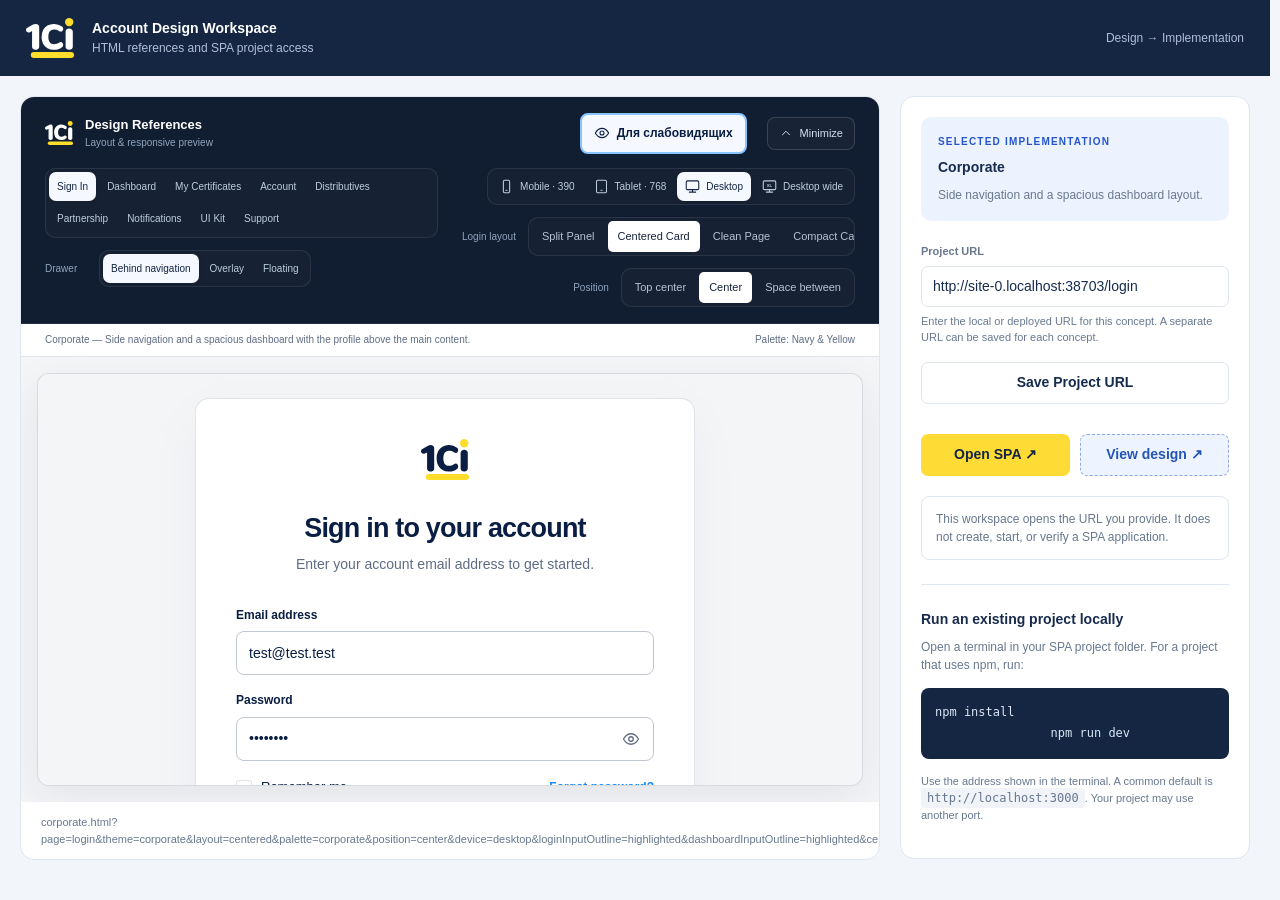
<file: 1ci-account-references/index.html>
<!DOCTYPE html>
<html lang="en">
<head>
    <meta charset="UTF-8">
    <meta name="viewport" content="width=device-width, initial-scale=1">
    <title>1Ci Account — Project Workspace</title>

    <style>
        [hidden] { display: none !important; }
        * { box-sizing: border-box; }
        html { scrollbar-gutter: stable; }

        :root {
            --background: #f2f5fa;
            --surface: #fff;
            --text: #172b4d;
            --muted: #68788f;
            --border: #dfe6ef;
            --accent: #2455cc;
            --soft: #edf2ff;
            --navy: #142642;
            --yellow: #ffdb36;
        }

        body {
            margin: 0;
            background: var(--background);
            color: var(--text);
            font: 14px/1.5 -apple-system, BlinkMacSystemFont,
            "Segoe UI", Arial, sans-serif;
        }

        button, input, select { font: inherit; }
        button { cursor: pointer; }

        button:focus-visible,
        input:focus-visible,
        select:focus-visible,
        a:focus-visible {
            outline: 3px solid var(--accent);
            outline-offset: 3px;
        }

        button:disabled { cursor: default; opacity: .5; }

        .header {
            min-height: 76px;
            padding: 16px 26px;
            display: flex;
            align-items: center;
            justify-content: space-between;
            gap: 20px;
            background: var(--navy);
            color: white;
        }

        .brand {
            display: flex;
            align-items: center;
            gap: 18px;
        }

        .logo { display: block; width: 48px; height: auto; flex-shrink: 0; }

        .header-title { font-weight: 650; }
        .header-subtitle { color: #aebfd6; font-size: 12px; }
        .header-label { color: #aebfd6; font-size: 12px; }

        .workspace {
            display: grid;
            grid-template-columns: minmax(0, 1fr) 350px;
            gap: 20px;
            padding: 20px;
            align-items: start;
        }

        .panel {
            min-width: 0;
            overflow: hidden;
            background: var(--surface);
            border: 1px solid var(--border);
            border-radius: 14px;
        }

        .panel-heading {
            display: flex;
            align-items: center;
            justify-content: space-between;
            gap: 14px;
            padding: 18px 20px;
            border-bottom: 1px solid var(--border);
        }

        h1, h2, h3, p { margin-top: 0; }
        h1 { margin-bottom: 3px; font-size: 17px; }
        h2 { margin-bottom: 4px; font-size: 17px; }
        h3 { margin-bottom: 8px; font-size: 14px; }
        p { margin-bottom: 14px; }

        .muted { color: var(--muted); }
        .small { font-size: 12px; }

        .badge {
            padding: 4px 9px;
            border-radius: 6px;
            background: var(--soft);
            color: var(--accent);
            font-size: 11px;
            font-weight: 650;
        }

        .toolbar {
            display: flex;
            align-items: end;
            flex-wrap: wrap;
            gap: 12px;
            padding: 16px 20px;
            border-bottom: 1px solid var(--border);
            background: #fafbfd;
        }

        .field {
            display: grid;
            gap: 6px;
            min-width: 0;
        }

        .field label {
            font-size: 11px;
            font-weight: 650;
            color: var(--muted);
        }

        select, input {
            width: 100%;
            min-height: 40px;
            border: 1px solid var(--border);
            border-radius: 7px;
            padding: 9px 11px;
            background: white;
            color: var(--text);
        }

        .toolbar .field { flex: 1; min-width: 130px; }

        .button {
            display: inline-flex;
            align-items: center;
            justify-content: center;
            gap: 8px;
            min-height: 42px;
            padding: 10px 16px;
            font-size: 14px;
            border: 1px solid var(--border);
            border-radius: 7px;
            background: white;
            color: var(--text);
            font-weight: 600;
            text-decoration: none;
            line-height: 1.35;
        }

        .button:hover { background: #f5f7fb; }
        .button.primary {
            background: var(--yellow);
            border-color: transparent;
            color: var(--navy);
        }
        .button.primary:hover { background: #f7cf24; }
        .button.full { width: 100%; }
        .button.sm, .button.small { min-height: 34px; padding: 7px 12px; font-size: 12px; }
        .button.md { min-height: 42px; padding: 10px 16px; font-size: 14px; }
        .button.lg { min-height: 50px; padding: 12px 22px; font-size: 16px; gap: 10px; }

        iframe {
            display: block;
            width: 100%;
            height: max(680px, calc(100vh - 285px));
            background: white;
            border: 0;
            border-radius: 0;
        }

        .preview-footer {
            display: flex;
            justify-content: space-between;
            flex-wrap: wrap;
            gap: 10px;
            padding: 12px 20px;
            font-size: 11px;
            color: var(--muted);
        }

        .preview-footer a { color: var(--accent); }

        .spa-content { padding: 20px; }

        .project-summary {
            padding: 17px;
            margin-bottom: 22px;
            background: var(--soft);
            border-radius: 10px;
        }

        .project-summary p {
            margin-bottom: 0;
            color: var(--muted);
            font-size: 12px;
        }

        .project-label {
            margin-bottom: 8px;
            font-size: 10px;
            font-weight: 700;
            letter-spacing: 1.2px;
            text-transform: uppercase;
            color: var(--accent);
        }

        .spa-content .field { margin-bottom: 16px; }

        .help {
            font-size: 11px;
            color: var(--muted);
            overflow-wrap: anywhere;
        }

        .notice {
            margin: 20px 0;
            padding: 13px 14px;
            border: 1px solid var(--border);
            border-radius: 8px;
            color: var(--muted);
            font-size: 12px;
        }

        .separator {
            border: 0;
            border-top: 1px solid var(--border);
            margin: 24px 0;
        }

        code {
            font-size: 12px;
            background: #f0f3f8;
            padding: 3px 6px;
            border-radius: 4px;
        }

        .commands {
            margin-top: 12px;
            padding: 14px;
            border-radius: 8px;
            background: var(--navy);
            color: #dce7f7;
            font: 12px/1.8 monospace;
            white-space: pre-wrap;
        }

        .status {
            min-height: 20px;
            margin-top: 10px;
            font-size: 12px;
            color: var(--accent);
        }

        .status.error { color: #b42335; }

        @media (max-width: 1000px) {
            .workspace { grid-template-columns: minmax(0, 1fr) 300px; gap: 14px; padding: 14px; }
            .toolbar { padding: 14px; }
            .spa-content { padding: 16px; }
        }

        @media (max-width: 760px) {
            .header { padding: 16px; }
            .header-label { display: none; }
            .workspace { grid-template-columns: 1fr; }
            iframe { height: 720px; }
        }

        /* Hide the outer preview controls */
        .toolbar, .panel-heading {
            display: none;
        }

        /* Give the preview more vertical space */
        iframe {
            height: max(680px, calc(100vh - 195px));
        }
        .project-actions { display: flex; gap: 10px; flex-wrap: wrap; }
        .project-actions > * { flex: 1; white-space: nowrap; }
        .reference-button { background: #edf3ff; color: #2455b7; border: 1px dashed #8ea9dc; text-align: center; text-decoration: none; }
        .reference-button:hover { background: #dce8ff; text-decoration: none; }
        .toolbar { grid-template-columns: repeat(3, minmax(0, 1fr)); }
        @media (max-width: 560px) { .toolbar { grid-template-columns: 1fr; } }
        :root { --scroll-track: #f4f5f7; --scroll-thumb: #a5b7cf; --scroll-thumb-hover: #718aaa; }
        * { scrollbar-width: thin; scrollbar-color: var(--scroll-thumb) var(--scroll-track); }
        @supports selector(::-webkit-scrollbar) {
            * { scrollbar-width: auto; scrollbar-color: auto; }
            *::-webkit-scrollbar { width: 10px; height: 10px; }
            *::-webkit-scrollbar-track, *::-webkit-scrollbar-corner { background: var(--scroll-track); }
            *::-webkit-scrollbar-thumb { background: var(--scroll-thumb); border: 2px solid var(--scroll-track); border-radius: 999px; }
            *::-webkit-scrollbar-thumb:hover { background: var(--scroll-thumb-hover); }
            *::-webkit-scrollbar-button { display: none; width: 0; height: 0; }
        }
    </style>
</head>

<body>
<header class="header">
    <div class="brand">
        <img class="logo" src="data:image/svg+xml,%3Csvg%20width%3D%2240%22%20height%3D%2234%22%20xmlns%3D%22http%3A%2F%2Fwww.w3.org%2F2000%2Fsvg%22%3E%0A%20%20%20%20%3Cg%20fill%3D%22none%22%20fill-rule%3D%22evenodd%22%3E%0A%20%20%20%20%20%20%20%20%3Crect%20fill%3D%22%23FFDD2D%22%20fill-rule%3D%22nonzero%22%20x%3D%224%22%20y%3D%2229%22%20width%3D%2236%22%20height%3D%225%22%20rx%3D%222.5%22%2F%3E%0A%20%20%20%20%20%20%20%20%3Cpath%20d%3D%22M36%200a3.5%203.5%200%20100%207%203.5%203.5%200%20000-7z%22%20fill%3D%22%23FFDD2D%22%20fill-rule%3D%22nonzero%22%2F%3E%0A%20%20%20%20%20%20%20%20%3Cpath%20d%3D%22M36.017%209.002a3.422%203.422%200%2000-2.105.659%202.398%202.398%200%2000-.907%202.02v12.654c-.048.763.27%201.503.856%201.994.615.455%201.365.69%202.13.668a3.354%203.354%200%20002.148-.668%202.406%202.406%200%2000.856-1.994V11.68a2.423%202.423%200%2000-.856-2.003%203.35%203.35%200%2000-2.122-.676zM29.03%2020.398a2.624%202.624%200%2000-.8.133%204.73%204.73%200%2000-.799.406c-.66.413-1.356.76-2.08%201.036a5.418%205.418%200%2001-1.807.299c-3.303%200-4.91-2.056-4.91-6.3%200-2.123.415-3.723%201.247-4.76a4.367%204.367%200%20013.663-1.509%205.874%205.874%200%20011.896.299%209.148%209.148%200%20011.927%201.011c.245.184.514.33.8.431.279.094.57.139.864.133a1.755%201.755%200%20001.44-.746%202.6%202.6%200%2000.527-1.658%202.567%202.567%200%2000-.2-1.094%202.748%202.748%200%2000-.8-.888%2010.732%2010.732%200%2000-6.726-2.188%2010.7%2010.7%200%2000-5.422%201.343%209.068%209.068%200%2000-3.6%203.838%2012.815%2012.815%200%2000-1.247%205.804c-.04%202.01.387%204%201.248%205.803a9.061%209.061%200%20003.615%203.863%2010.7%2010.7%200%20005.422%201.343c2.412.043%204.77-.738%206.71-2.221a2.58%202.58%200%2000.728-.83c.175-.35.26-.741.248-1.135.018-.6-.17-1.187-.528-1.658a1.757%201.757%200%2000-1.415-.755z%22%0A%20%20%20%20%20%20%20%20%20%20%20%20%20%20fill%3D%22%23FFFFFF%22%20fill-rule%3D%22nonzero%22%2F%3E%0A%20%20%20%20%20%20%20%20%3Cpath%20d%3D%22M11%207.867c0-.956-.538-1.875-1.003-2.242-1.004-.79-2.659-.884-4.128%200L1.115%208.271A1.978%201.978%200%20000%2010.07c.001.572.184%201.158.611%201.551.713.66%201.749.9%202.641.42l1.815-.904-.002%2013.228c0%20.75.267%201.486.848%201.97.61.45%201.087.661%202.111.661.976.003%201.516-.202%202.128-.66.58-.485.848-1.21.848-1.971V7.867z%22%0A%20%20%20%20%20%20%20%20%20%20%20%20%20%20fill%3D%22%23FFFFFF%22%2F%3E%0A%20%20%20%20%3C%2Fg%3E%0A%3C%2Fsvg%3E" alt="1Ci" width="40" height="34">
        <div>
            <div class="header-title">Account Design Workspace</div>
            <div class="header-subtitle">HTML references and SPA project access</div>
        </div>
    </div>
    <span class="header-label">Design → Implementation</span>
</header>

<main class="workspace">

    <!-- PANEL 1: HTML PROJECT PREVIEW -->
    <section class="panel" aria-labelledby="preview-title">
        <div class="panel-heading">
            <div>
                <h1 id="preview-title">Design Preview</h1>
                <div class="muted small">Explore the HTML reference project</div>
            </div>
            <span class="badge">HTML / CSS / JS</span>
        </div>

        <div class="toolbar">
            <div class="field" hidden>
                <label for="concept">Layout style</label>
                <select id="concept">
                    <option value="corporate">01 Corporate</option>
                </select>
            </div>

            <div class="field">
                <label for="page">Reference page</label>
                <select id="page">
                    <option value="login">Sign In</option>
                    <option value="dashboard">Dashboard</option>
                    <option value="certificates">My Certificates</option>
                    <option value="account">Account profile</option>
                    <option value="distributives">Distributives</option>
                    <option value="partnership">Partnership</option>
                    <option value="notifications">Notifications</option>
                    <option value="ui-kit">UI Kit</option>
                    <option value="support">Support</option>
                </select>
            </div>

            <div class="field" id="layout-field">
                <label for="layout">Sign-in layout</label>
                <select id="layout">
                    <option value="centered">Centered Card</option>
                    <option value="clean">Clean Page</option>
                    <option value="compact">Compact Card</option>
                    <option value="split">Split Panel</option>
                </select>
            </div>

            <div class="field" hidden>
                <label for="palette">Color palette</label>
                <select id="palette"><option value="corporate">Navy &amp; Yellow</option><option value="minimal">Sage &amp; Ink</option><option value="portal">Teal &amp; Cloud</option></select>
            </div>
            <div class="field" id="position-field">
                <label for="position">Sign-in position</label>
                <select id="position"><option value="center">Center</option><option value="top">Top center</option><option value="between">Space between</option></select>
            </div>
            <button type="button" class="button" id="reload">Reload</button>
        </div>

        <div class="preview-stage">
            <iframe
                    id="preview"
                    title="1Ci Account HTML reference preview"
                    src="corporate.html?page=login&layout=centered">
            </iframe>
        </div>

        <div class="preview-footer">
            <span id="preview-path"></span>
        </div>
    </section>

    <!-- PANEL 2: SPA PROJECT ACCESS -->
    <aside class="panel" aria-labelledby="spa-title">
        <div class="panel-heading">
            <div>
                <h2 id="spa-title">SPA Project</h2>
                <div class="muted small">Open the implementation</div>
            </div>
            <span class="badge">SPA</span>
        </div>

        <div class="spa-content">
            <div class="project-summary">
                <div class="project-label">Selected implementation</div>
                <h3 id="project-name">Corporate</h3>
                <p id="project-description"></p>
            </div>

            <form id="project-form">
                <div class="field">
                    <label for="project-url">Project URL</label>
                    <input
                            id="project-url"
                            type="url"
                            required
                            placeholder="http://localhost:3000"
                            aria-describedby="url-help">
                    <div class="help" id="url-help">
                        Enter the local or deployed URL for this concept.
                        A separate URL can be saved for each concept.
                    </div>
                </div>

                <button type="submit" class="button full">Save Project URL</button>
            </form>

            <div class="status" id="status" role="status"></div>

            <div class="project-actions">
                <button type="button" class="button primary" id="open-spa">Open SPA ↗</button>
                <a class="button reference-button" id="open-reference" href="corporate.html"
                   target="_blank" rel="noopener noreferrer">View design ↗</a>
            </div>

            <div class="notice">
                This workspace opens the URL you provide.
                It does not create, start, or verify a SPA application.
            </div>

            <hr class="separator">

            <h3>Run an existing project locally</h3>
            <p class="muted small">
                Open a terminal in your SPA project folder.
                For a project that uses npm, run:
            </p>

            <div class="commands">npm install
                npm run dev</div>

            <p class="help" style="margin-top:14px">
                Use the address shown in the terminal.
                A common default is <code>http://localhost:3000</code>.
                Your project may use another port.
            </p>
        </div>
    </aside>

</main>

<script>
    "use strict";

    const projectUrl = window.location.protocol === "file:"
        ? "http://localhost:3000/login"
        : new URL("/login", window.location.origin).href;

    const concepts = {
        corporate: {
            name: "Corporate",
            description: "Side navigation and a spacious dashboard layout.",
            defaultUrl: projectUrl
        }
    };

    const storageKey = "1ci-spa-project-urls-v2";

    const conceptSelect = document.getElementById("concept");
    const pageSelect = document.getElementById("page");
    const layoutSelect = document.getElementById("layout");
    const paletteSelect = document.getElementById("palette");
    const positionSelect = document.getElementById("position");
    const preview = document.getElementById("preview");
    const urlInput = document.getElementById("project-url");
    const status = document.getElementById("status");

    let previewDevice = "desktop";
    let pagePreviewSettings = {};
    let savedUrls = {};
    let statusTimer;

    try {
        const stored = JSON.parse(localStorage.getItem(storageKey) || "{}");
        if (stored && typeof stored === "object" && !Array.isArray(stored)) {
            for (const key of Object.keys(concepts)) {
                if (typeof stored[key] === "string") savedUrls[key] = stored[key];
            }
        }
    } catch {
        savedUrls = {};
    }

    function referenceUrl() {
        const params = new URLSearchParams({
            page: pageSelect.value,
            theme: conceptSelect.value,
            layout: layoutSelect.value,
            palette: paletteSelect.value,
            position: positionSelect.value,
            device: previewDevice,
            ...pagePreviewSettings
        });
        return `corporate.html?${params.toString()}`;
    }

    function updatePreview() {
        const url = referenceUrl();
        preview.src = url;
        document.getElementById("preview-path").textContent = url;
        document.getElementById("open-reference").href = url;
        document.getElementById("layout-field").hidden = pageSelect.value !== "login";
        document.getElementById("position-field").hidden = pageSelect.value !== "login";
    }

    function updateProjectPanel() {
        const key = conceptSelect.value;
        const concept = concepts[key];

        document.getElementById("project-name").textContent = concept.name;
        document.getElementById("project-description").textContent = concept.description;
        urlInput.value = savedUrls[key] || concept.defaultUrl;

        clearTimeout(statusTimer);
        status.textContent = "";
        status.classList.remove("error");
    }

    function showStatus(message, error = false) {
        clearTimeout(statusTimer);
        status.textContent = message;
        status.classList.toggle("error", error);
        statusTimer = setTimeout(() => {
            status.textContent = "";
            status.classList.remove("error");
        }, 5000);
    }

    function validatedProjectUrl() {
        if (!urlInput.reportValidity()) return null;

        try {
            const url = new URL(urlInput.value.trim());

            if (!["http:", "https:"].includes(url.protocol)) {
                showStatus("Use an HTTP or HTTPS project URL.", true);
                return null;
            }

            if (url.username || url.password) {
                showStatus("Use a URL without embedded credentials.", true);
                return null;
            }

            return url.href;
        } catch {
            showStatus("Enter a valid project URL.", true);
            return null;
        }
    }

    conceptSelect.addEventListener("change", () => {
        updatePreview();
        updateProjectPanel();
    });

    pageSelect.addEventListener("change", updatePreview);
    layoutSelect.addEventListener("change", updatePreview);
    paletteSelect.addEventListener("change", updatePreview);
    positionSelect.addEventListener("change", updatePreview);

    document.getElementById("reload").addEventListener("click", () => {
        try {
            preview.contentWindow.location.reload();
        } catch {
            preview.src = referenceUrl();
        }
    });

    document.getElementById("project-form").addEventListener("submit", event => {
        event.preventDefault();

        const url = validatedProjectUrl();
        if (!url) return;

        savedUrls[conceptSelect.value] = url;
        urlInput.value = url;

        try {
            localStorage.setItem(storageKey, JSON.stringify(savedUrls));
            showStatus("Project URL saved for this concept.");
        } catch {
            showStatus("URL kept for this session. Browser storage is unavailable.");
        }
    });

    document.getElementById("open-spa").addEventListener("click", () => {
        const url = validatedProjectUrl();
        if (!url) return;

        window.open(url, "_blank", "noopener,noreferrer");
    });

    /*
     * Keep the outer controls synchronized when the user switches
     * pages or concepts inside the embedded HTML reference.
     *
     * References expose their current controls through viewState().
     *
     * Direct file access may restrict iframe inspection in some browsers.
     * The outer controls still work in that case.
     */
    function syncFromPreview() {
        try {
            const child = preview.contentWindow;
            const state = child.viewState();
            const childTheme = state.theme;
            const childPage = state.page;
            const childLayout = state.layout;
            const settingChoices = {
                dashboardVersion: ["existing", "new"],
                dashboardLayout: ["sidebar", "balanced"],
                dashboardWidgets: ["all", "certificates", "updates"],
                accountSections: ["all", "profile", "settings"],
                downloadFamily: ["drive", "enterprise", "all"],
                downloadLayout: ["grid", "list"],
                partnerState: ["linked", "unlinked"],
                notificationFilter: ["all", "unread", "read"],
                kitSection: ["all", "buttons", "forms"],
                supportSection: ["all", "services", "levels", "contacts"],
                corporateSidebar: ["classic"],
                drawerStyle: ["attached", "overlay", "floating"]
            };
            for (const pageId of ["login", "dashboard", "certificates", "account", "distributives", "partnership", "notifications", "ui-kit", "support"]) {
                const key = `${pageId.replace(/-([a-z])/g, (_, letter) => letter.toUpperCase())}InputOutline`;
                if (["highlighted"].includes(state[key])) pagePreviewSettings[key] = state[key];
            }
            for (const key of ["notificationFrom", "notificationTo", "releaseFrom", "releaseTo"]) {
                if (typeof state[key] === "string" && (state[key] === "" || /^\d{4}-\d{2}-\d{2}$/.test(state[key]))) pagePreviewSettings[key] = state[key];
            }
            for (const [key, choices] of Object.entries(settingChoices)) {
                if (choices.includes(state[key])) pagePreviewSettings[key] = state[key];
            }

            if (!concepts[childTheme]) return;
            if (!["login", "dashboard", "certificates", "account", "distributives", "partnership", "notifications", "ui-kit", "support"].includes(childPage)) return;
            if (!["split", "centered", "clean", "compact"].includes(childLayout)) return;

            const conceptChanged = conceptSelect.value !== childTheme;

            conceptSelect.value = childTheme;
            pageSelect.value = childPage;
            layoutSelect.value = childLayout;
            if (["corporate", "minimal", "portal"].includes(state.palette)) paletteSelect.value = state.palette;
            if (["top", "center", "between"].includes(state.position)) positionSelect.value = state.position;
            if (["mobile", "tablet", "desktop", "desktop-wide"].includes(state.device)) previewDevice = state.device;

            document.getElementById("layout-field").hidden = childPage !== "login";
            document.getElementById("position-field").hidden = childPage !== "login";

            const url = referenceUrl();
            document.getElementById("preview-path").textContent = url;
            document.getElementById("open-reference").href = url;

            if (conceptChanged) updateProjectPanel();
        } catch {
            /* Preview inspection is optional; navigation still works. */
        }
    }

    window.addEventListener("message", event => {
        const validOrigin = event.origin === location.origin || (location.protocol === "file:" && event.origin === "null");
        if (validOrigin && event.source === preview.contentWindow && event.data?.type === "reference-settings") syncFromPreview();
    });
    preview.addEventListener("load", syncFromPreview);
    setInterval(syncFromPreview, 1000);

    updatePreview();
    updateProjectPanel();
</script>
</body>
</html>
</file>
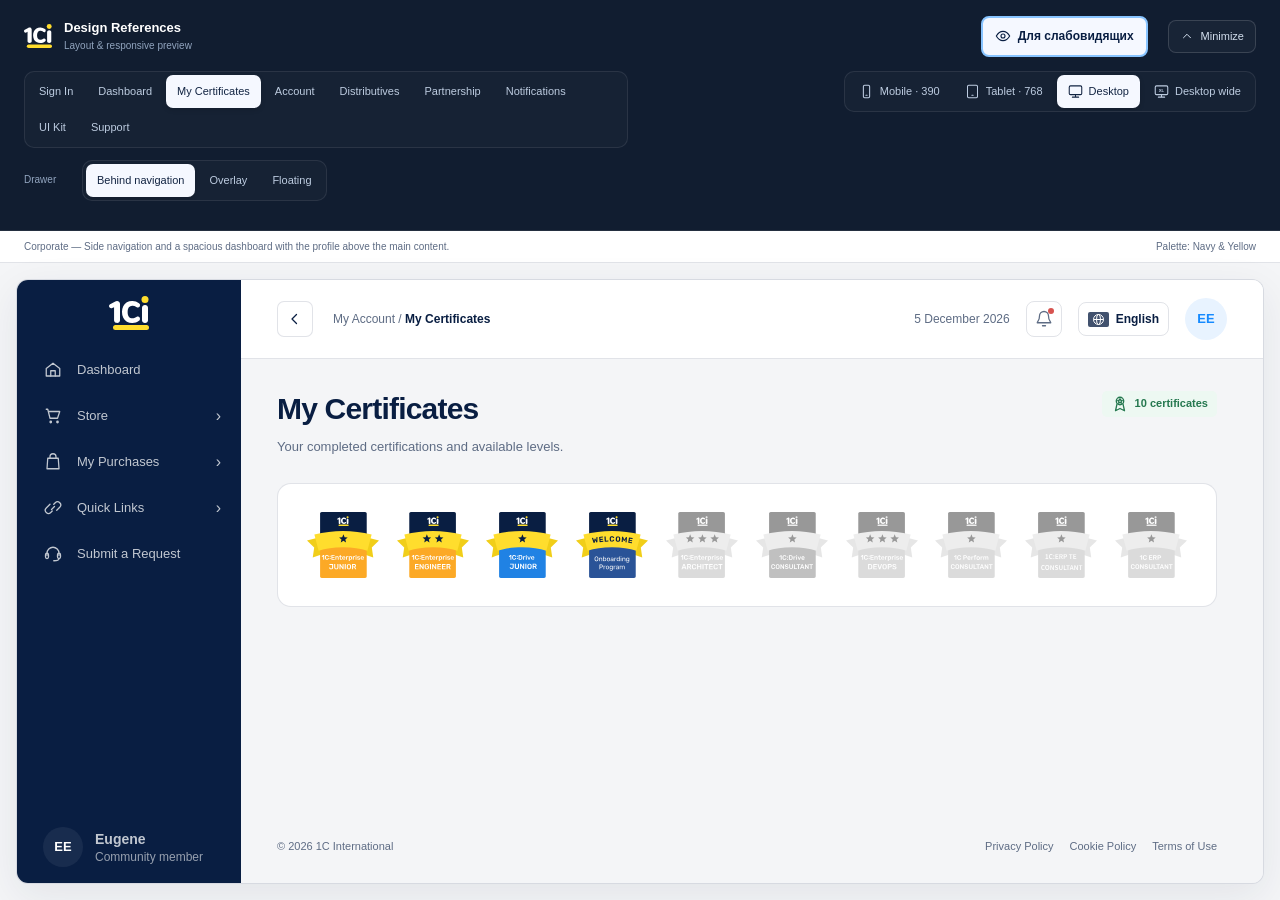
<file: 1ci-account-references/certificates.html>
<!doctype html>
<html lang="en">
    <head>
        <meta charset="UTF-8" />
        <meta name="viewport" content="width=device-width, initial-scale=1" />
        <title>My Certificates — 1Ci Design References</title>
        <link rel="stylesheet" href="styles.css" />
        <script src="app.js" defer></script>
    </head>
    <body data-theme="corporate" data-reference-page="certificates">
        <div id="viewer"></div>
        <div id="app"></div>

        <dialog id="modal" aria-labelledby="modal-title">
            <div class="dialog-heading">
                <h2 id="modal-title"></h2>
                <button
                    type="button"
                    class="icon-button"
                    data-close
                    aria-label="Close dialog"
                >
                    ×
                </button>
            </div>
            <div id="modal-content"></div>
        </dialog>

        <div id="toast" class="toast" role="status" hidden></div>
    </body>
</html>
</file>
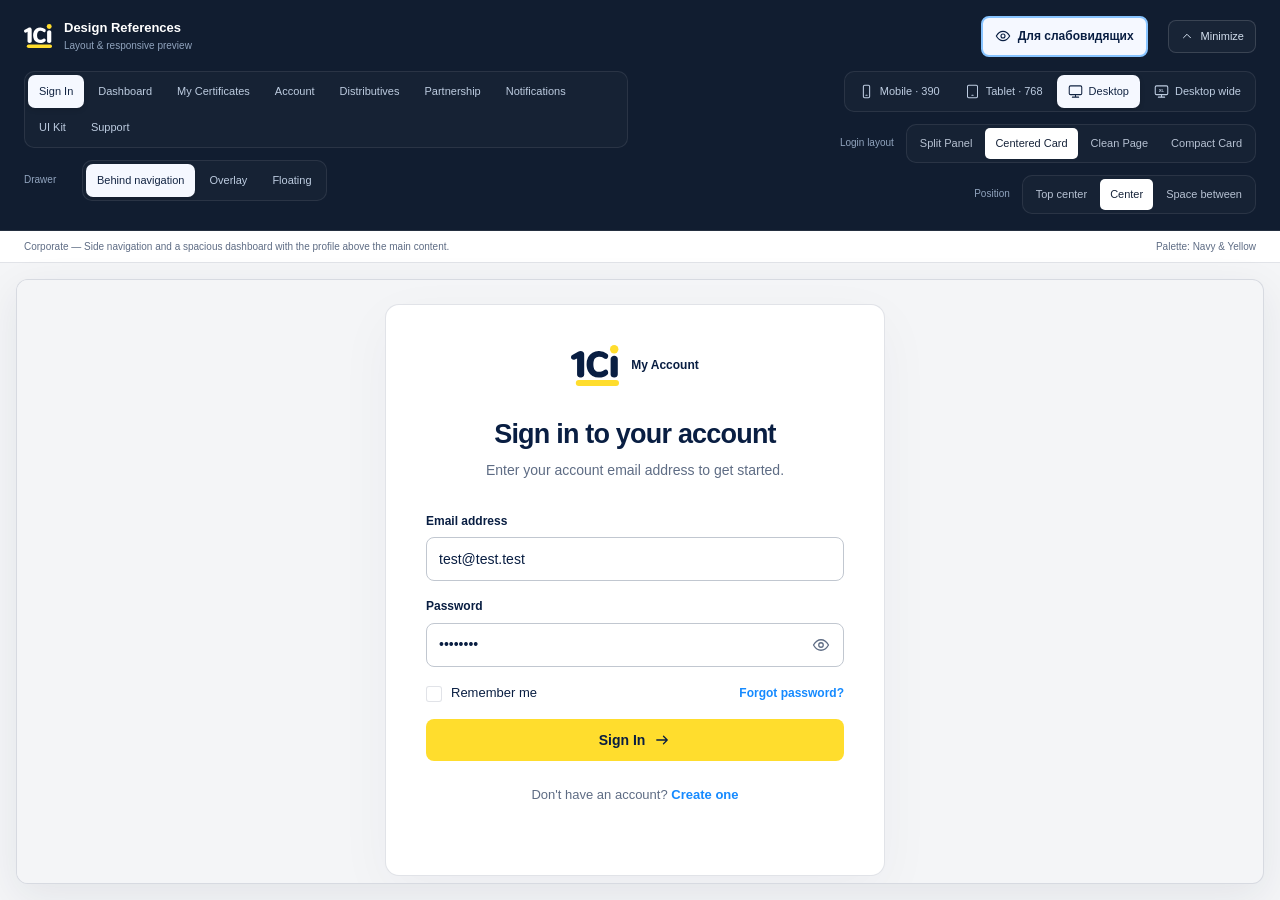
<file: 1ci-account-references/corporate.html>
<!DOCTYPE html>
<html lang="en">
<head>
    <meta charset="UTF-8">
    <meta name="viewport" content="width=device-width, initial-scale=1">
    <title>Corporate — 1Ci Account</title>
    <link rel="stylesheet" href="styles.css">
    <script src="app.js" defer></script>
</head>
<body data-theme="corporate">
<div id="viewer"></div>
<div id="app"></div>

<dialog id="modal" aria-labelledby="modal-title">
    <div class="dialog-heading">
        <h2 id="modal-title"></h2>
        <button type="button" class="icon-button"
                data-close aria-label="Close dialog">×</button>
    </div>
    <div id="modal-content"></div>
</dialog>

<div id="toast" class="toast" role="status" hidden></div>
</body>
</html>
</file>
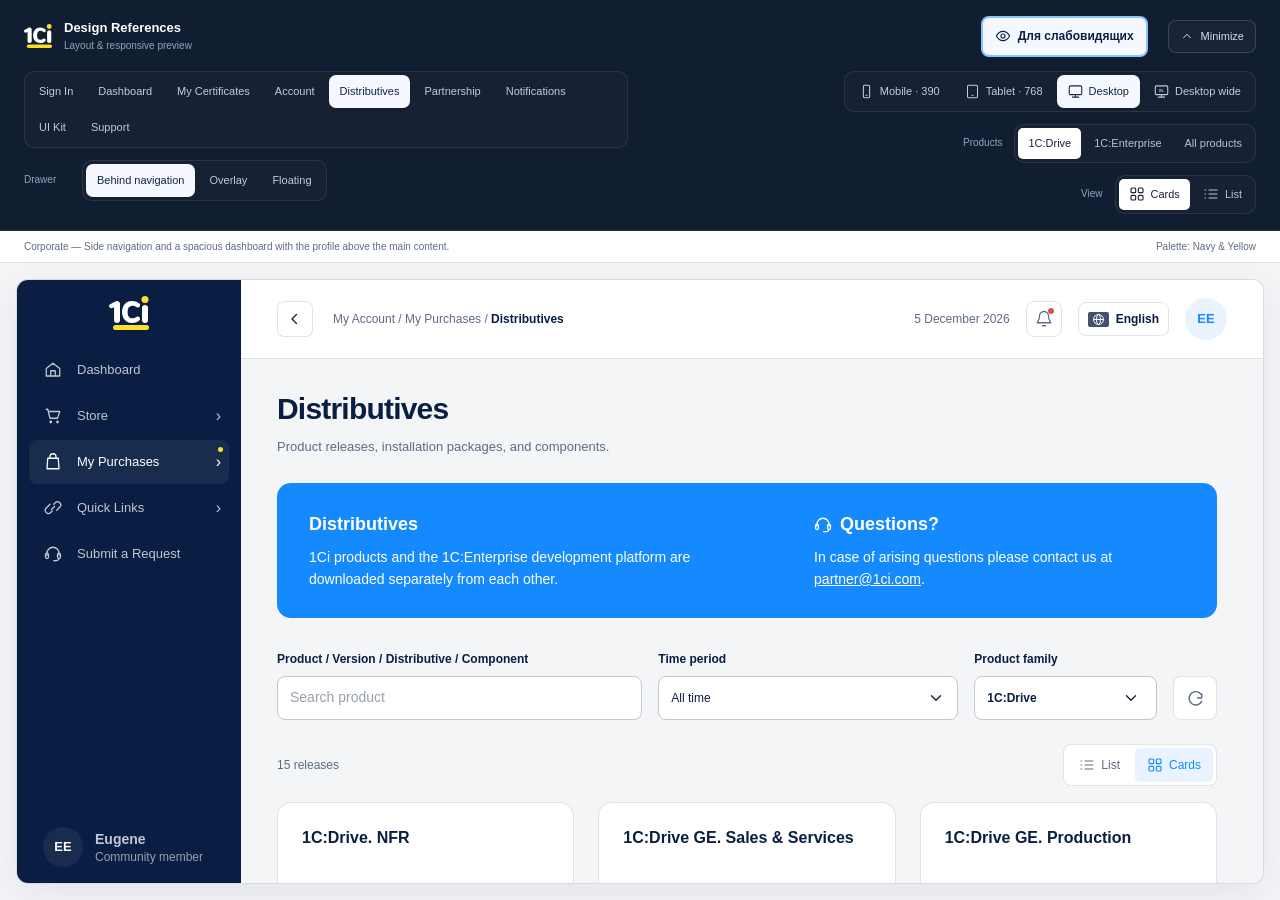
<file: 1ci-account-references/distributives.html>
<!doctype html>
<html lang="en">
    <head>
        <meta charset="UTF-8" />
        <meta name="viewport" content="width=device-width, initial-scale=1" />
        <title>Distributives — 1Ci Design References</title>
        <link rel="stylesheet" href="styles.css" />
        <script src="app.js" defer></script>
    </head>
    <body data-theme="corporate" data-reference-page="distributives">
        <div id="viewer"></div>
        <div id="app"></div>

        <dialog id="modal" aria-labelledby="modal-title">
            <div class="dialog-heading">
                <h2 id="modal-title"></h2>
                <button
                    type="button"
                    class="icon-button"
                    data-close
                    aria-label="Close dialog"
                >
                    ×
                </button>
            </div>
            <div id="modal-content"></div>
        </dialog>

        <div id="toast" class="toast" role="status" hidden></div>
    </body>
</html>
</file>
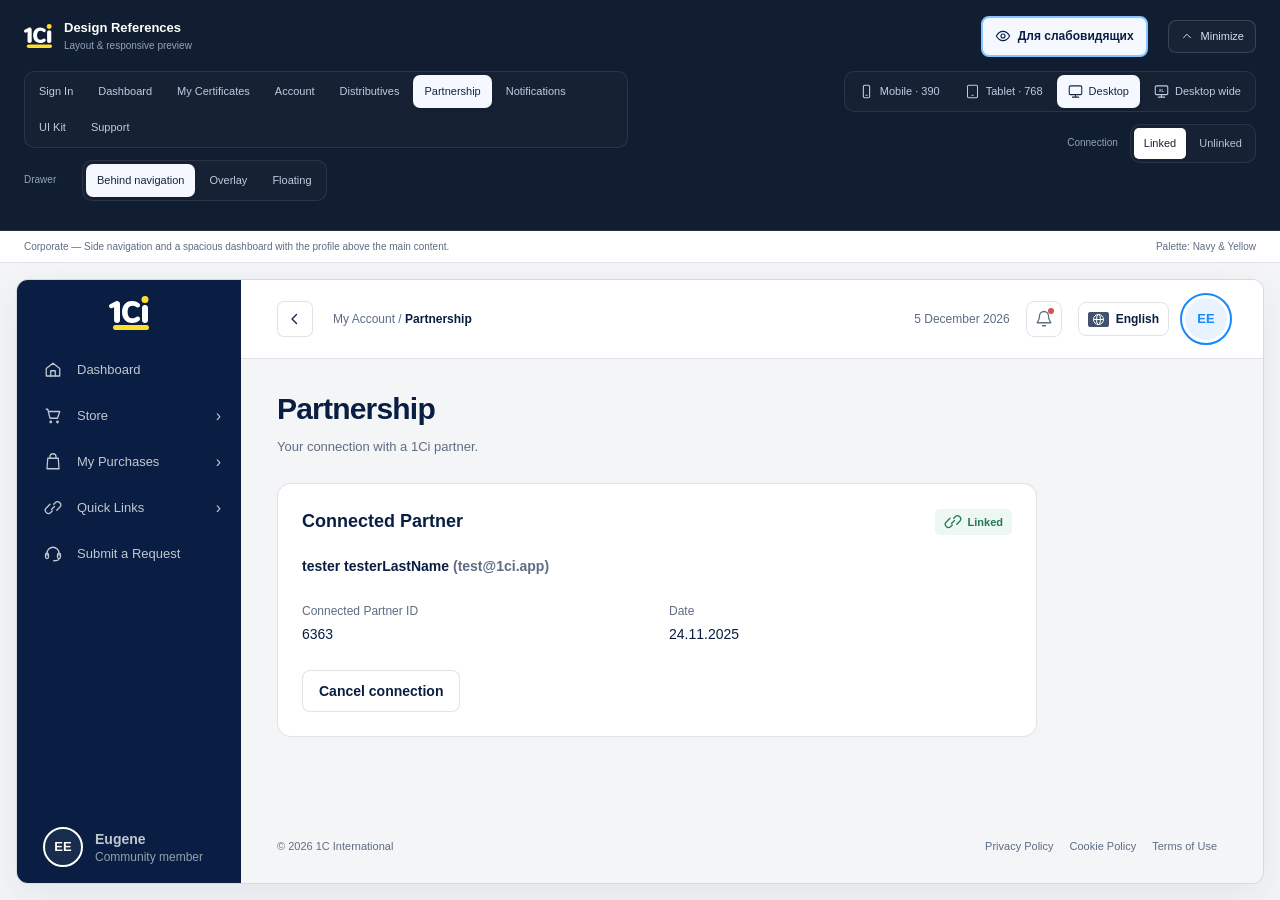
<file: 1ci-account-references/partnership.html>
<!doctype html>
<html lang="en">
    <head>
        <meta charset="UTF-8" />
        <meta name="viewport" content="width=device-width, initial-scale=1" />
        <title>Partnership — 1Ci Design References</title>
        <link rel="stylesheet" href="styles.css" />
        <script src="app.js" defer></script>
    </head>
    <body data-theme="corporate" data-reference-page="partnership">
        <div id="viewer"></div>
        <div id="app"></div>

        <dialog id="modal" aria-labelledby="modal-title">
            <div class="dialog-heading">
                <h2 id="modal-title"></h2>
                <button
                    type="button"
                    class="icon-button"
                    data-close
                    aria-label="Close dialog"
                >
                    ×
                </button>
            </div>
            <div id="modal-content"></div>
        </dialog>

        <div id="toast" class="toast" role="status" hidden></div>
    </body>
</html>
</file>
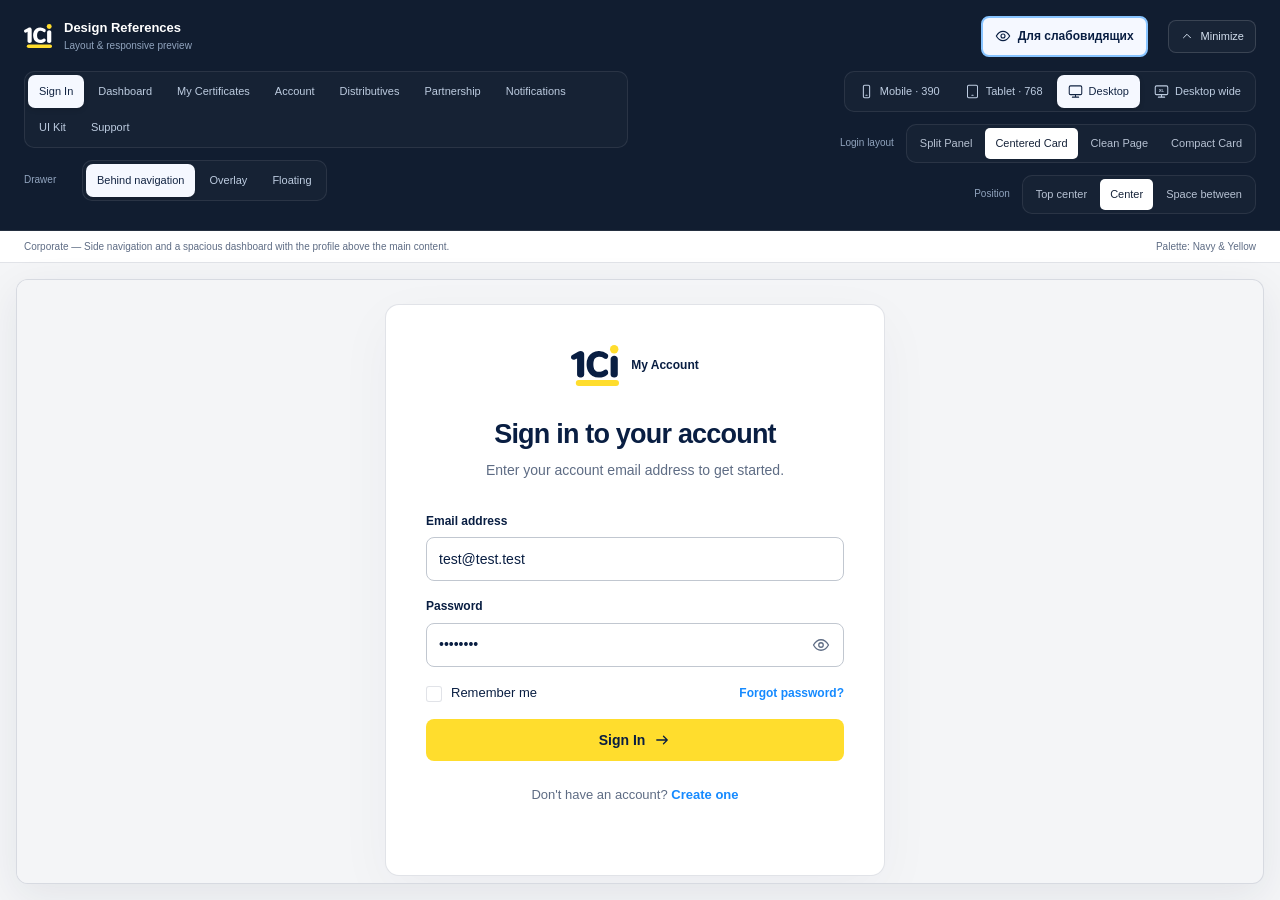
<file: 1ci-account-references/studio.html>
<!doctype html>
<html lang="en">
    <head>
        <meta charset="UTF-8" />
        <meta name="viewport" content="width=device-width, initial-scale=1" />
        <title>Studio — 1Ci Account</title>
        <link rel="stylesheet" href="styles.css" />
        <script src="app.js" defer></script>
    </head>
    <body data-theme="studio">
        <div id="viewer"></div>
        <div id="app"></div>

        <dialog id="modal" aria-labelledby="modal-title">
            <div class="dialog-heading">
                <h2 id="modal-title"></h2>
                <button
                    type="button"
                    class="icon-button"
                    data-close
                    aria-label="Close dialog"
                >
                    ×
                </button>
            </div>
            <div id="modal-content"></div>
        </dialog>

        <div id="toast" class="toast" role="status" hidden></div>
    </body>
</html>
</file>
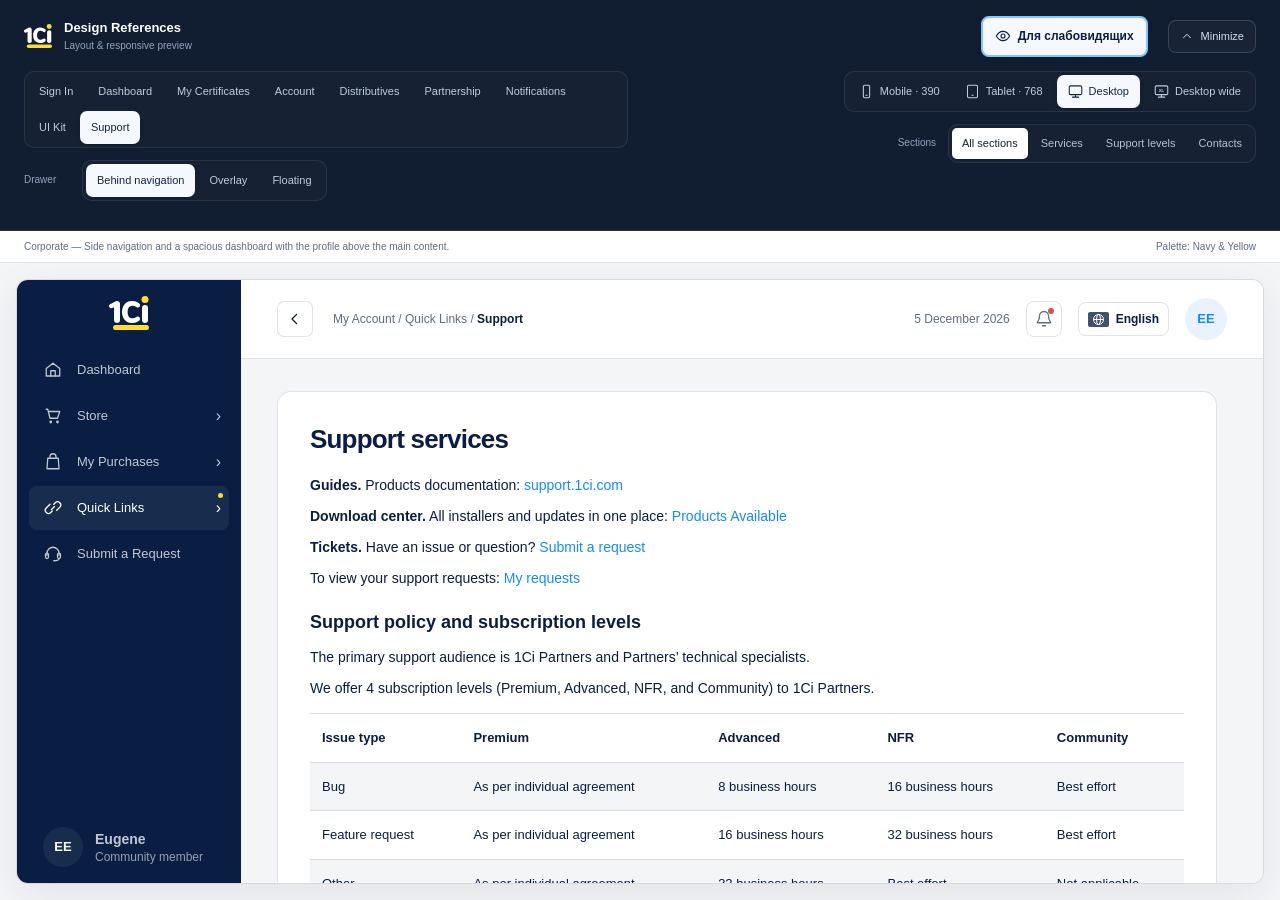
<file: 1ci-account-references/support.html>
<!doctype html>
<html lang="en">
    <head>
        <meta charset="UTF-8" />
        <meta name="viewport" content="width=device-width, initial-scale=1" />
        <title>Support — 1Ci Account</title>
        <link rel="stylesheet" href="styles.css" />
        <script src="app.js" defer></script>
    </head>
    <body data-theme="corporate" data-reference-page="support">
        <div id="viewer"></div>
        <div id="app"></div>

        <dialog id="modal" aria-labelledby="modal-title">
            <div class="dialog-heading">
                <h2 id="modal-title"></h2>
                <button
                    type="button"
                    class="icon-button"
                    data-close
                    aria-label="Close dialog"
                >
                    ×
                </button>
            </div>
            <div id="modal-content"></div>
        </dialog>

        <div id="toast" class="toast" role="status" hidden></div>
    </body>
</html>
</file>
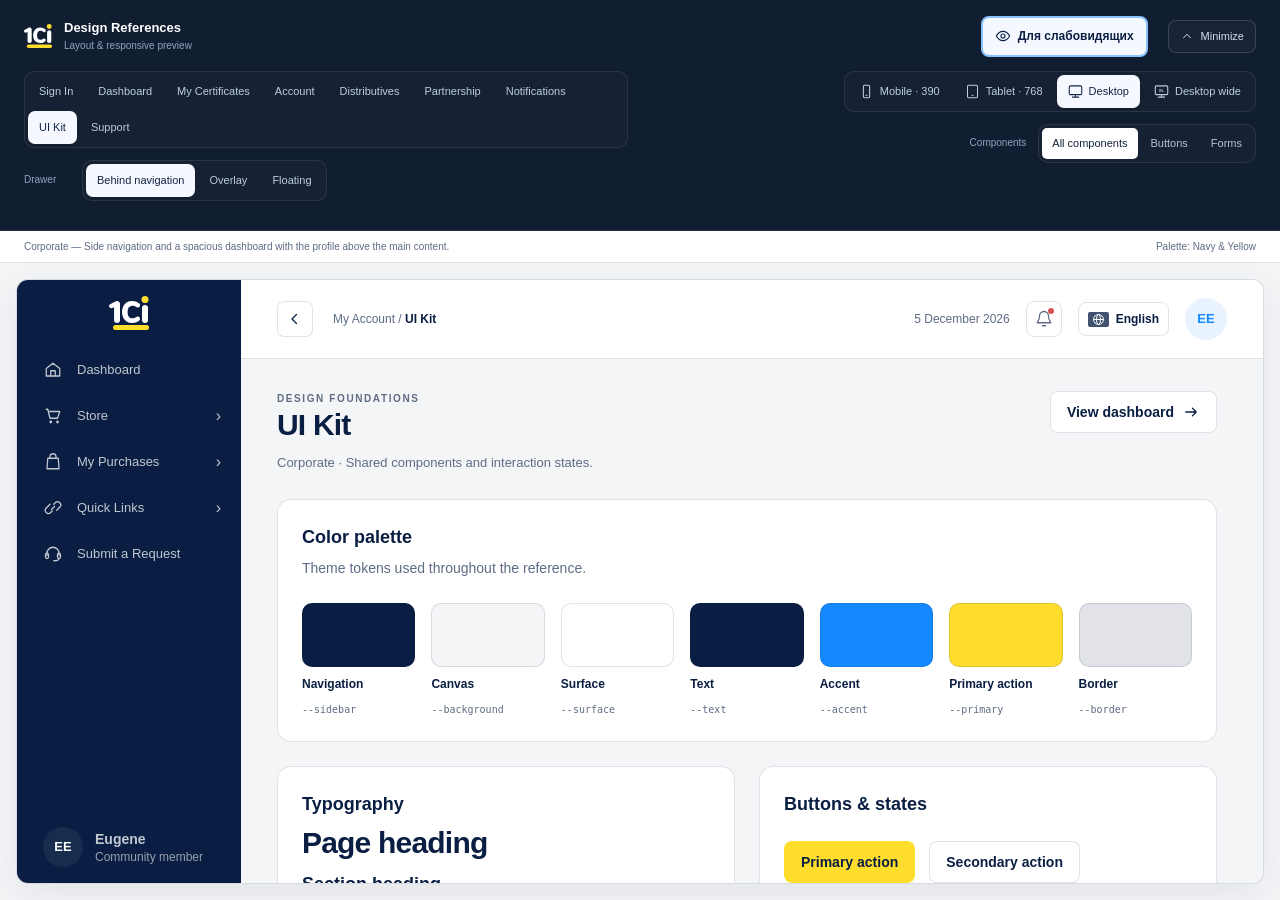
<file: 1ci-account-references/ui-kit.html>
<!doctype html>
<html lang="en">
    <head>
        <meta charset="UTF-8" />
        <meta name="viewport" content="width=device-width, initial-scale=1" />
        <title>UI Kit — 1Ci Design References</title>
        <link rel="stylesheet" href="styles.css" />
        <script src="app.js" defer></script>
    </head>
    <body data-theme="corporate" data-reference-page="ui-kit">
        <div id="viewer"></div>
        <div id="app"></div>

        <dialog id="modal" aria-labelledby="modal-title">
            <div class="dialog-heading">
                <h2 id="modal-title"></h2>
                <button
                    type="button"
                    class="icon-button"
                    data-close
                    aria-label="Close dialog"
                >
                    ×
                </button>
            </div>
            <div id="modal-content"></div>
        </dialog>

        <div id="toast" class="toast" role="status" hidden></div>
    </body>
</html>
</file>
<file: 1ci-account-references/styles.css>
/* Embedded Corporate colors: assets/corporate-colors.css (standalone without asset requests). */
/* Color snapshot from src/app/styles/_tokens.scss. Keep this standalone reference in sync. */
:root {
    --color-ink: #091e42;
    --color-ink-muted: #172b4d;
    --color-ink-soft: #5e6c84;
    --color-brand: #ffdd2d;
    --color-brand-hover: #ffcd33;
    --color-brand-soft: #faffbd;
    --color-blue: #158aff;
    --color-blue-light: #88c4ff;
    --color-blue-hover: #0064c8;
    --color-gray-3: #f4f5f7;
    --color-gray-4: #dfe1e6;
    --color-gray-6: #c1c7d0;
    --color-gray-8: #97a0af;
    --color-focus-ring: rgb(255 221 45 / 42%);
    --color-shadow: rgb(9 30 66 / 10%);
    --color-backdrop: rgb(9 30 66 / 40%);
    --color-border: rgb(9 30 66 / 12%);
    --color-border-strong: rgb(9 30 66 / 18%);
}

body[data-palette='corporate'] {
    --background: var(--color-gray-3);
    --surface: #fff;
    --text: var(--color-ink);
    --muted: var(--color-ink-soft);
    --border: var(--color-border);
    --accent: var(--color-blue);
    --soft: color-mix(in srgb, var(--color-blue) 10%, white);
    --primary: var(--color-brand);
    --primary-text: var(--color-ink);
    --sidebar: var(--color-ink);
    --certificate-border: var(--border);
    --certificate-text: var(--accent);
    --certificate-bg: var(--soft);
    --story-muted: var(--color-gray-6);
    --story-accent: var(--color-brand);
}

body[data-palette='corporate'] .sidebar {
    color: var(--color-gray-6);
}

body[data-palette='corporate'] .sidebar-user small {
    color: var(--color-gray-8);
}

body[data-palette='corporate'] input::placeholder,
body[data-palette='corporate'] textarea::placeholder {
    color: var(--color-gray-8);
}

body[data-palette='corporate'] .btn.primary:hover {
    background: var(--color-brand-hover);
    filter: none;
}

body[data-palette='corporate'] a:hover {
    color: var(--color-blue-hover);
}

body[data-palette='corporate'] .downloads-banner a:hover {
    color: white;
}

body[data-palette='corporate']
    :is(button, a, input, select, textarea, summary):focus-visible {
    outline-color: var(--color-brand);
}

body[data-palette='corporate'] :is(input, select, textarea):focus-visible {
    box-shadow: 0 0 0 4px var(--color-focus-ring);
}

body[data-palette='corporate'] .popup-panel {
    box-shadow: 0 12px 40px var(--color-shadow);
}

body[data-palette='corporate'] dialog::backdrop {
    background: var(--color-backdrop);
}

body[data-palette='corporate'] .toast {
    background: var(--color-ink);
}

/* =========================
   DESIGN TOKENS
   ========================= */

* {
    box-sizing: border-box;
}

html {
    scrollbar-gutter: auto;
}

html:has(body[data-embedded='true']) {
    scrollbar-gutter: stable;
}

:root {
    --background: #f3f5f9;
    --surface: #fff;
    --text: #172b4d;
    --muted: #68788f;
    --border: #e2e8f0;
    --accent: #2455cc;
    --soft: #edf2ff;
    --primary: #ffdb36;
    --primary-text: #172b4d;
    --sidebar: #142642;
    --radius: 14px;
    --form-gap: 16px;
}

body {
    margin: 0;

    font:
        14px/1.55 -apple-system,
        BlinkMacSystemFont,
        'Segoe UI',
        Arial,
        sans-serif;
    color: var(--text);

    background: var(--background);
}

button,
input,
select,
textarea {
    font: inherit;
}

button {
    cursor: pointer;
}

a {
    color: var(--accent);
    text-decoration: none;
}

a:hover {
    text-decoration: underline;
}

h1,
h2,
h3,
p {
    margin-top: 0;
}

h1 {
    margin-bottom: 10px;

    font-size: 30px;
    line-height: 1.2;
    letter-spacing: -0.8px;
}

h2 {
    margin-bottom: 6px;

    font-size: 18px;
}

h3 {
    margin-bottom: 6px;

    font-size: 14px;
}

p {
    margin-bottom: 12px;
}

small {
    font-size: 12px;
}

hr {
    margin: 22px 0;
    border: 0;
    border-top: 1px solid var(--border);
}

button:focus-visible,
a:focus-visible,
input:focus-visible,
select:focus-visible,
textarea:focus-visible,
summary:focus-visible {
    outline: 3px solid var(--accent);
    outline-offset: 3px;
}

[hidden] {
    display: none !important;
}

.muted {
    color: var(--muted);
}

.flex {
    display: flex;
    gap: 12px;
    align-items: center;
}

.between {
    justify-content: space-between;
}

.stack {
    display: grid;
    gap: 22px;
    align-content: start;
}

.mt {
    margin-top: 22px;
}

.eyebrow {
    font-size: 10px;
    font-weight: 700;
    text-transform: uppercase;
    letter-spacing: 1.6px;
}

/* =========================
   REFERENCE VIEWER
   ========================= */

.viewer-bar {
    display: flex;
    flex-wrap: wrap;
    gap: 16px;
    align-items: center;
    justify-content: space-between;

    padding: 12px 24px;

    color: #fff;

    background: #101827;
}

.viewer-title {
    font-size: 12px;
    font-weight: 650;
}

.viewer-title small {
    display: block;

    font-size: 11px;
    font-weight: 400;
    color: #a6b3c7;
}

.viewer-groups {
    display: flex;
    flex-wrap: wrap;
    gap: 8px;
}

.switch-group {
    display: flex;
    gap: 3px;

    padding: 3px;
    border: 1px solid #ffffff18;
    border-radius: 8px;

    background: #ffffff0a;
}

.switch-group a,
.switch-group button {
    display: inline-flex;
    align-items: center;

    padding: 7px 11px;
    border: 0;
    border-radius: 5px;

    font-size: 12px;
    color: #b7c2d3;
    text-decoration: none;

    background: transparent;
}

.switch-group .active {
    color: #152238;

    background: #fff;
}

.concept-note {
    padding: 8px 24px;
    border-bottom: 1px solid var(--border);

    font-size: 12px;
    color: var(--muted);

    background: var(--surface);
}

.layout-controls {
    display: flex;
    flex-wrap: wrap;
    gap: 12px;
    align-items: center;
    justify-content: center;

    padding: 12px 20px;
    border-bottom: 1px solid var(--border);

    background: var(--surface);
}

.layout-controls > span {
    font-size: 12px;
    color: var(--muted);
}

.layout-switch {
    display: flex;
    flex-wrap: wrap;
    gap: 4px;

    padding: 4px;
    border: 1px solid var(--border);
    border-radius: 9px;

    background: var(--background);
}

.layout-switch button {
    padding: 7px 12px;
    border: 0;
    border-radius: 6px;

    font-size: 12px;
    color: var(--muted);

    background: transparent;
}

.layout-switch button.active {
    font-weight: 650;
    color: var(--text);

    background: var(--surface);
    box-shadow: 0 2px 6px #1426420a;
}

/* =========================
   SHARED COMPONENTS
   ========================= */

.brand {
    display: inline-flex;
    flex-shrink: 0;
    gap: 12px;
    align-items: center;
}

.brand-mark {
    position: relative;

    padding-bottom: 8px;

    font-size: 32px;
    font-weight: 850;
    line-height: 1.1;
    letter-spacing: -2px;
}

.brand-mark::after {
    content: '';

    position: absolute;
    right: 1px;
    bottom: 0;
    left: 3px;

    height: 5px;
    border-radius: 4px;

    background: #ffdb36;
}

.brand-name {
    font-size: 12px;
    font-weight: 600;
}

.icon {
    flex-shrink: 0;

    width: 18px;
    height: 18px;

    fill: none;
    stroke: currentColor;
    stroke-linecap: round;
    stroke-linejoin: round;
    stroke-width: 1.7;
}

.icon-box {
    display: grid;
    flex-shrink: 0;
    place-items: center;

    width: 40px;
    height: 40px;
    border-radius: 10px;

    color: var(--accent);

    background: var(--soft);
}

.icon-box .icon {
    width: 21px;
    height: 21px;
}

.btn {
    display: inline-flex;
    gap: 8px;
    align-items: center;
    justify-content: center;

    min-height: 42px;
    padding: 10px 16px;
    border: 1px solid var(--border);
    border-radius: 8px;

    font-size: 14px;
    font-weight: 600;
    line-height: 1.35;
    color: var(--text);

    background: var(--surface);
}

.btn:hover {
    filter: brightness(0.97);
}

.btn.primary {
    border-color: transparent;

    color: var(--primary-text);

    background: var(--primary);
}

.btn.sm,
.btn.small {
    min-height: 34px;
    padding: 7px 12px;

    font-size: 12px;
}

.btn.md {
    min-height: 42px;
    padding: 10px 16px;

    font-size: 14px;
}

.btn.lg {
    gap: 10px;

    min-height: 50px;
    padding: 12px 22px;

    font-size: 16px;
}

.btn.sm .icon,
.btn.small .icon {
    width: 16px;
    height: 16px;
}

.btn.md .icon {
    width: 18px;
    height: 18px;
}

.btn.lg .icon {
    width: 22px;
    height: 22px;
}

.btn.full {
    width: 100%;
}

.btn.danger {
    border-color: #f0d4d9;

    color: #b42335;
}

.text-button {
    padding: 0;
    border: 0;

    font-weight: 600;
    color: var(--accent);
    text-align: left;

    background: none;
}

.icon-button {
    position: relative;

    display: grid;
    place-items: center;

    width: 36px;
    height: 36px;
    border: 1px solid var(--border);
    border-radius: 8px;

    color: var(--muted);

    background: none;
}

.unread {
    position: absolute;
    top: 6px;
    right: 7px;

    width: 6px;
    height: 6px;
    border-radius: 50%;

    background: #d7534f;
}

.card {
    padding: 24px;
    border: 1px solid var(--border);
    border-radius: var(--radius);

    background: var(--surface);
}

.card-heading {
    display: flex;
    gap: 12px;
    align-items: center;
    justify-content: space-between;

    margin-bottom: 20px;
}

.card-heading h2 {
    margin: 0;
}

.badge {
    display: inline-flex;
    gap: 6px;
    align-items: center;

    padding: 4px 9px;
    border-radius: 5px;

    font-size: 11px;
    font-weight: 650;
    color: var(--accent);

    background: var(--soft);
}

button.badge {
    border: 0;
}

.badge.success {
    color: #25784f;

    background: #edf8f2;
}

.dot {
    flex-shrink: 0;

    width: 6px;
    height: 6px;
    border-radius: 50%;

    background: currentColor;
}

.avatar {
    display: grid;
    flex-shrink: 0;
    place-items: center;

    width: 42px;
    height: 42px;
    border: 0;
    border-radius: 50%;

    font-size: 13px;
    font-weight: 750;
    color: var(--accent);

    background: var(--soft);
}

.avatar.large {
    width: 72px;
    height: 72px;

    font-size: 22px;
}

.user-avatar-photo {
    display: block;

    width: 100%;
    height: 100%;
    border-radius: inherit;

    object-fit: cover;
}

.account-photo-menu {
    flex-shrink: 0;
}

.photo-menu-trigger {
    position: relative;

    width: 72px;
    height: 72px;
    border-radius: 50%;
}

.photo-camera {
    position: absolute;
    right: -2px;
    bottom: -2px;

    display: grid;
    place-items: center;

    width: 30px;
    height: 30px;
    border: 2px solid var(--surface);
    border-radius: 50%;

    background: var(--muted);
}

.photo-camera img {
    display: block;

    filter: brightness(0) invert(1);
}

.account-photo-menu .photo-menu-panel {
    top: calc(100% + 10px);
    left: 0;

    width: 180px;
    padding: 4px;
}

.account-photo-menu .photo-menu-panel::before {
    right: auto;
    left: 28px;
}

.photo-menu-panel .icon {
    flex-shrink: 0;

    width: 16px;
    height: 16px;
}

.field {
    display: grid;
    gap: 7px;
}

.field label {
    font-size: 12px;
    font-weight: 600;
}

input:not([type='checkbox']),
select,
textarea {
    width: 100%;
    min-height: 44px;
    padding: 10px 12px;
    border: 1px solid var(--border);
    border-radius: 8px;

    color: var(--text);

    background: var(--surface);
}

input::placeholder,
textarea::placeholder {
    color: #8793a3;
}

input[type='checkbox'] {
    flex-shrink: 0;

    width: 16px;
    height: 16px;
    margin: 3px 0 0;

    accent-color: var(--accent);
}

.check {
    display: flex;
    gap: 9px;
    align-items: flex-start;

    font-size: 13px;
}

.form-grid {
    display: grid;
    grid-template-columns: 1fr 1fr;
    gap: var(--form-gap);
}

.data-grid {
    display: grid;
    grid-template-columns: repeat(3, 1fr);
    gap: 24px;
}

.data-grid small {
    display: block;

    margin-bottom: 5px;

    color: var(--muted);
}

.data-grid strong {
    font-weight: 550;
    overflow-wrap: anywhere;
}

.notice {
    padding: 12px 14px;
    border-radius: 8px;

    font-size: 12px;
    color: var(--accent);

    background: var(--soft);
}

.footer {
    display: flex;
    flex-wrap: wrap;
    gap: 16px;
    justify-content: space-between;

    margin-top: 30px;

    font-size: 11px;
    color: var(--muted);
}

.footer a {
    color: var(--muted);
}

.footer-links {
    display: flex;
    flex-wrap: wrap;
    gap: 16px;
}

/* =========================
   SIGN IN: SPLIT PANEL
   ========================= */

.login {
    overflow: hidden;
    display: grid;
    grid-template-columns: 1fr 1fr;

    max-width: 1160px;
    min-height: 700px;
    margin: 42px auto;
    border: 1px solid var(--border);
    border-radius: 20px;

    background: var(--surface);
    box-shadow: 0 16px 60px #14264209;
}

.login-story {
    position: relative;

    overflow: hidden;
    display: flex;
    flex-direction: column;

    padding: 48px;

    color: #fff;

    background: var(--sidebar);
}

.login-story::after {
    pointer-events: none;
    content: '';

    position: absolute;
    bottom: -170px;
    left: -100px;

    width: 380px;
    height: 380px;
    border: 1px solid #ffffff12;
    border-radius: 50%;

    box-shadow:
        0 0 0 55px #ffffff03,
        0 0 0 110px #ffffff03;
}

.login-copy {
    position: relative;
    z-index: 1;

    margin: auto 0;
    padding: 60px 0;
}

.login-copy h1 {
    font-size: 40px;
}

.login-copy > p {
    font-size: 15px;
    color: #c1cde0;
}

.login-copy .eyebrow {
    margin-bottom: 20px;

    color: #a7bad4;
}

.story-features {
    display: grid;
    gap: 20px;

    margin-top: 35px;
}

.story-features .icon-box {
    color: #ffdb36;

    background: #ffffff0c;
}

.story-features small,
.story-bottom {
    color: #a7bad4;
}

.story-bottom {
    position: relative;
    z-index: 1;

    font-size: 11px;
}

.login-area {
    display: flex;
    flex-direction: column;

    padding: 48px 56px 30px;
}

.mobile-brand {
    display: none;

    margin-bottom: 30px;
}

.login-wrap {
    margin: auto 0;
    padding: 36px 0;
}

.login-wrap h1 {
    font-size: 28px;
}

.login-wrap > p {
    margin-bottom: 30px;

    color: var(--muted);
}

.login-form {
    display: grid;
    gap: var(--form-gap);
}

.password-wrap {
    position: relative;
}

.password-wrap input {
    padding-right: 48px;
}

.password-toggle {
    position: absolute;
    top: 5px;
    right: 5px;

    display: grid;
    place-items: center;

    width: 36px;
    height: 34px;
    border: 0;
    border-radius: 6px;

    color: var(--muted);

    background: transparent;
}

.login-options {
    display: flex;
    gap: 12px;
    align-items: center;
    justify-content: space-between;

    font-size: 12px;
}

.login-register {
    margin: 24px 0 0;

    font-size: 13px;
    text-align: center;
}

.secure-note {
    justify-content: center;

    margin-top: 26px;

    font-size: 11px;
    color: var(--muted);
}

.login-area .footer {
    justify-content: center;

    font-size: 10px;
}

/* =========================
   DASHBOARD AND ACCOUNT
   ========================= */

.app-shell {
    display: flex;

    min-height: calc(100vh - 100px);
}

.sidebar {
    display: flex;
    flex-direction: column;
    flex-shrink: 0;
    gap: 32px;

    width: 224px;
    padding: 30px 18px;

    color: #c0ccdf;

    background: var(--sidebar);
}

.sidebar .brand {
    padding: 0 12px;

    color: #fff;
}

.nav {
    display: grid;
    gap: 7px;
}

.nav button {
    display: flex;
    gap: 12px;
    align-items: center;

    width: 100%;
    min-height: 45px;
    padding: 12px 14px;
    border: 0;
    border-radius: 8px;

    font-size: 13px;
    color: inherit;
    text-align: left;
    white-space: nowrap;

    background: transparent;
}

.nav button:hover {
    background: #ffffff09;
}

.nav button.active {
    color: #fff;

    background: #ffffff10;
}

.nav button.active::after {
    content: '';

    width: 5px;
    height: 5px;
    margin-left: auto;
    border-radius: 50%;

    background: #ffdb36;
}

.sidebar-bottom {
    margin-top: auto;
}

.sidebar-user {
    margin-top: 18px;
    padding: 20px 10px 0;
}

.sidebar-user small {
    color: #8fabc9;
}

.sidebar-user .avatar {
    color: #fff;

    background: #ffffff10;
}

.workspace {
    flex: 1;

    min-width: 0;
}

.topbar {
    display: flex;
    gap: 20px;
    align-items: center;
    justify-content: space-between;

    min-height: 76px;
    padding: 18px 36px;
    border-bottom: 1px solid var(--border);

    background: var(--surface);
}

.breadcrumb {
    font-size: 12px;
    color: var(--muted);
}

.breadcrumb b {
    font-weight: 550;
    color: var(--text);
}

.topnav {
    display: none;
}

.topbar-actions {
    display: flex;
    gap: 16px;
    align-items: center;
}

.date {
    font-size: 12px;
    color: var(--muted);
}

.content {
    max-width: 1520px;
    margin: auto;
    padding: 32px 36px;
}

.page-heading {
    display: flex;
    gap: 20px;
    align-items: flex-start;
    justify-content: space-between;

    margin-bottom: 26px;
}

.page-heading p {
    margin: 0;

    font-size: 13px;
    color: var(--muted);
}

.dashboard-heading > div {
    min-width: 0;
}

.dashboard-actions {
    display: flex;
    flex-shrink: 0;
    flex-wrap: wrap;
    gap: 12px;
    align-items: center;
}

.stats {
    display: grid;
    grid-template-columns: repeat(4, 1fr);
    gap: 16px;

    margin-bottom: 24px;
}

.stat {
    display: flex;
    gap: 14px;
    align-items: center;

    padding: 18px 20px;
}

.stat strong {
    display: block;

    font-size: 25px;
    line-height: 1.2;
}

.stat small {
    font-size: 11px;
    color: var(--muted);
}

.dashboard-grid {
    display: grid;
    grid-template-columns: minmax(0, 1fr) 310px;
    gap: 24px;
}

.dashboard-main {
    display: grid;
    grid-template-columns: 1fr 1fr;
    gap: 24px;
    align-content: start;
}

.cert-card,
.faq-card {
    grid-column: 1 / -1;
}

.cert-layout {
    display: grid;
    grid-template-columns: minmax(0, 1fr) 240px;
    gap: 26px;
}

.cert-card .certificates,
.certificates-page .certificates {
    display: grid;
    grid-template-columns: repeat(auto-fit, minmax(min(80px, 100%), 1fr));
    gap: 12px 8px;
    align-content: start;
}

.certificate {
    cursor: pointer;

    display: grid;
    place-items: center;

    min-width: 0;
    padding: 4px;
    border: 0;
    border-radius: 8px;

    background: transparent;
}

.cert-symbol {
    display: block;

    width: 100%;
    max-width: 72px;
    height: auto;

    object-fit: contain;
    background: transparent;
}

.certificate[data-completed='false'] .cert-symbol {
    opacity: 0.45;
    filter: grayscale(1);
}

.certificate-info {
    display: grid;
    grid-template-columns: 88px minmax(0, 1fr);
    gap: 12px;
    align-items: center;
}

.certificate-info-body {
    display: grid;
    gap: 12px;
    justify-items: start;

    min-width: 0;
}

.certificate-info-icon {
    display: block;

    width: 88px;
    height: 80px;

    object-fit: contain;
    background: transparent;
}

.certificate-info h3,
.certificate-info p {
    margin: 0;
}

.certificate-info-link {
    font-weight: 600;
    color: var(--color-blue);
}

.certificate-info-link:hover {
    color: var(--color-blue-hover);
    text-decoration: underline;
}

.cert-action {
    padding-left: 24px;
    border-left: 1px solid var(--border);
}

.cert-action p {
    font-size: 12px;
    color: var(--muted);
}

.cert-action .text-button {
    display: block;

    margin-top: 13px;

    font-size: 12px;
}

.academy-banner {
    display: flex;
    gap: 16px;
    align-items: center;
    justify-content: space-between;

    margin-top: 22px;
    padding: 14px 16px;
    border-radius: 8px;

    font-size: 12px;

    background: var(--soft);
}

.list-row {
    display: flex;
    gap: 12px;
    align-items: flex-start;

    padding: 15px 0;
    border-bottom: 1px solid var(--border);
}

.list-row:first-child {
    padding-top: 0;
}

.list-row:last-child {
    padding-bottom: 0;
    border: 0;
}

.list-row p {
    margin: 3px 0 0;

    font-size: 12px;
}

.row-content {
    flex: 1;

    min-width: 0;
}

.notification-mark {
    color: var(--accent);
}

.notification-mark.read {
    color: #b4bdc9;
}

.notification-time {
    display: flex;
    gap: 12px;
    align-items: center;

    font-size: 10px;
    color: var(--muted);
}

.list-row[data-notification] .row-content > :is(strong, p) {
    display: block;

    padding-left: 18px;
}

.support-link {
    display: flex;
    gap: 12px;
    align-items: center;

    width: 100%;
    padding: 12px 0;
    border: 0;
    border-bottom: 1px solid var(--border);

    color: var(--text);
    text-align: left;

    background: none;
}

.support-link:last-child {
    border: 0;
}

.support-link small {
    display: block;

    color: var(--muted);
}

.support-link .arrow {
    margin-left: auto;

    color: var(--muted);
}

details {
    border-bottom: 1px solid var(--border);
}

details:last-child {
    border: 0;
}

summary {
    cursor: pointer;

    padding: 13px 0;

    font-size: 12px;
    font-weight: 550;
}

details p {
    padding-bottom: 12px;

    font-size: 12px;
    color: var(--muted);
}

.profile-card h2 {
    margin: 14px 0 3px;
}

.profile-details {
    display: flex;
    flex-wrap: wrap;
    column-gap: 20px;
    align-items: center;
    justify-content: space-between;
}

.profile-name {
    flex: 1 1 160px;

    min-width: 0;
}

.profile-details .profile-meta {
    flex: 0 0 auto;

    max-width: 100%;

    overflow-wrap: anywhere;
}

.profile-meta {
    margin: 15px 0;

    font-size: 12px;
}

.contact-person {
    margin-top: 15px;
}

.contact-person p {
    margin-bottom: 4px;

    font-size: 12px;
}

.contact-popover .partner-details-action {
    width: auto;
    margin-top: 16px;
    padding: 7px 12px;
    border: 1px solid var(--border);

    background: var(--surface);
}

.news-item {
    padding: 14px 0;
    border-bottom: 1px solid var(--border);
}

.news-item:first-of-type {
    padding-top: 0;
}

.news-item:last-of-type {
    border: 0;
}

.news-item h3 {
    margin: 5px 0 8px;

    font-size: 13px;
}

.news-item small {
    font-size: 10px;
    color: var(--muted);
}

.news-item button {
    font-size: 11px;
}

.account-layout {
    display: grid;
    grid-template-columns: minmax(0, 1fr) 290px;
    gap: 24px;
}

.account-summary {
    display: flex;
    gap: 22px;
    align-items: center;
}

.account-summary h2 {
    font-size: 21px;
}

.summary-meta {
    display: flex;
    flex-wrap: wrap;
    gap: 20px;

    font-size: 12px;
}

.email-block {
    display: flex;
    flex-wrap: wrap;
    gap: 16px;
    align-items: center;
    justify-content: space-between;

    margin-top: 24px;
    padding-top: 20px;
    border-top: 1px solid var(--border);
}

.address-row {
    display: flex;
    gap: 15px;
    align-items: center;
    justify-content: space-between;

    padding: 18px 0;
    border-top: 1px solid var(--border);
}

.address-row:last-child {
    padding-bottom: 0;
}

.address-row small {
    display: block;

    color: var(--muted);
    overflow-wrap: anywhere;
}

.academy-card {
    border: 0;

    color: #fff;

    background: var(--sidebar);
}

.academy-card p {
    margin: 15px 0 22px;

    font-size: 13px;
    color: #c4d5e0;
}

.academy-card .eyebrow {
    margin-bottom: 18px;

    color: #ffdb36;
}

.settings-card .field {
    margin-bottom: var(--form-gap);
}

.settings-card .btn {
    width: 100%;
    margin-top: 10px;
}

/* =========================
   PALETTE: SAGE & INK
   ========================= */

body[data-palette='minimal'] {
    --background: #f7f7f5;
    --text: #262a2c;
    --muted: #777c80;
    --border: #e6e7e3;
    --accent: #303d39;
    --soft: #f0f3ed;
    --primary: #303d39;
    --primary-text: #fff;
    --sidebar: #303d39;
}

body[data-palette='minimal'] .topnav .nav button {
    color: var(--muted);
}

body[data-palette='minimal'] .topnav .nav button.active {
    color: var(--text);

    background: var(--soft);
}

body[data-palette='minimal'] .stat {
    background: transparent;
}

body[data-palette='minimal'] body[data-palette='minimal'] .login-story,
body[data-palette='minimal'] .academy-card {
    color: var(--text);

    background: #edeee7;
}

body[data-palette='minimal'] .login-story::after {
    border-color: #303d3914;

    box-shadow:
        0 0 0 55px #303d3903,
        0 0 0 110px #303d3903;
}

body[data-palette='minimal'] .login-copy > p,
body[data-palette='minimal'] .login-copy .eyebrow,
body[data-palette='minimal'] .story-features small,
body[data-palette='minimal'] .story-bottom,
body[data-palette='minimal'] .academy-card p {
    color: #6e786d;
}

body[data-palette='minimal'] .story-features .icon-box {
    color: #53634c;

    background: #ffffff90;
}

body[data-palette='minimal'] .academy-card .eyebrow {
    color: #53634c;
}

/* =========================
   PALETTE: TEAL & CLOUD
   ========================= */

body[data-palette='portal'] {
    --background: #eef3f5;
    --text: #173540;
    --muted: #69808a;
    --border: #dce6e9;
    --accent: #0b7779;
    --soft: #e9f5f3;
    --primary: #0b7779;
    --primary-text: #fff;
    --sidebar: #103c46;
}

body[data-palette='portal'] .nav button.active {
    color: #103c46;

    background: #d8eeea;
}

body[data-palette='portal'] .nav button.active::after {
    background: #0b7779;
}

body[data-palette='portal']
    body[data-palette='portal']
    .story-features
    .icon-box {
    color: #96d6c8;
}

/* =========================
   SIGN IN WITHOUT LEFT PANEL
   ========================= */

body[data-login-layout='centered'] .login,
body[data-login-layout='clean'] .login,
body[data-login-layout='compact'] .login {
    display: block;

    width: calc(100% - 32px);
    min-height: 0;
    margin: 48px auto;
}

body[data-login-layout='centered'] .login-story,
body[data-login-layout='clean'] .login-story,
body[data-login-layout='compact'] .login-story {
    display: none;
}

body[data-login-layout='centered'] .mobile-brand,
body[data-login-layout='clean'] .mobile-brand,
body[data-login-layout='compact'] .mobile-brand {
    display: flex;
    justify-content: center;

    margin-bottom: 32px;
}

body[data-login-layout='centered'] .login-wrap,
body[data-login-layout='clean'] .login-wrap,
body[data-login-layout='compact'] .login-wrap {
    margin: 0;
    padding: 0;
}

body[data-login-layout='centered'] .login-wrap > h1,
body[data-login-layout='clean'] .login-wrap > h1,
body[data-login-layout='compact'] .login-wrap > h1,
body[data-login-layout='centered'] .login-wrap > p,
body[data-login-layout='clean'] .login-wrap > p,
body[data-login-layout='compact'] .login-wrap > p,
body[data-login-layout='centered'] .login-wrap > .eyebrow,
body[data-login-layout='clean'] .login-wrap > .eyebrow,
body[data-login-layout='compact'] .login-wrap > .eyebrow {
    text-align: center;
}

body[data-login-layout='centered'] .login-area .footer,
body[data-login-layout='clean'] .login-area .footer,
body[data-login-layout='compact'] .login-area .footer {
    gap: 12px;

    padding-top: 22px;
    border-top: 1px solid var(--border);
}

body[data-login-layout='centered'] .footer-links,
body[data-login-layout='clean'] .footer-links,
body[data-login-layout='compact'] .footer-links {
    gap: 14px;
    justify-content: center;
}

/* Centered Card */
body[data-login-layout='centered'] .login {
    max-width: 500px;
    border-radius: var(--radius);

    box-shadow: 0 16px 55px #1426420a;
}

body[data-login-layout='centered'] .login-area {
    padding: 40px;
}

body[data-login-layout='centered'] .login-wrap h1 {
    font-size: 27px;
}

/* Clean Page */
body[data-login-layout='clean'] {
    background: var(--surface);
}

body[data-login-layout='clean'] .login {
    max-width: 440px;
    margin-top: 64px;
    border: 0;
    border-radius: 0;

    background: transparent;
    box-shadow: none;
}

body[data-login-layout='clean'] .login-area {
    padding: 0 20px 24px;
}

body[data-login-layout='clean'] .mobile-brand {
    margin-bottom: 40px;
}

body[data-login-layout='clean'] .login-wrap h1 {
    font-size: 28px;
}

/* Compact Card */
body[data-login-layout='compact'] .login {
    max-width: 410px;
    margin-top: 32px;
    border-radius: var(--radius);

    box-shadow: 0 8px 30px #14264208;
}

body[data-login-layout='compact'] .login-area {
    padding: 28px;
}

body[data-login-layout='compact'] .mobile-brand {
    margin-bottom: 22px;
}

body[data-login-layout='compact'] .brand-mark {
    font-size: 28px;
}

body[data-login-layout='compact'] .login-wrap h1 {
    font-size: 23px;
}

body[data-login-layout='compact'] .login-wrap > p {
    margin-bottom: 22px;

    font-size: 12px;
}

body[data-login-layout='compact'] .login-form {
    gap: 16px;
}

body[data-login-layout='compact'] .login-options,
body[data-login-layout='compact'] .check {
    font-size: 12px;
}

body[data-login-layout='compact'] .login-register {
    margin-top: 20px;

    font-size: 12px;
}

body[data-login-layout='compact'] .secure-note {
    margin-top: 20px;

    font-size: 10px;
}

/* =========================
   DIALOGS
   ========================= */

dialog {
    --modal-top-gap: clamp(24px, 10dvh, 96px);

    position: fixed;
    inset: 0 0 auto;

    overflow: auto;

    width: min(490px, calc(100% - 32px));
    max-height: calc(100dvh - var(--modal-top-gap) - 24px);
    margin: var(--modal-top-gap) auto 24px;
    padding: 28px;
    border: 1px solid var(--border);
    border-radius: 14px;

    color: var(--text);

    background: var(--surface);
    box-shadow: 0 30px 100px #0003;
}

dialog::backdrop {
    background: #10182770;
    backdrop-filter: blur(3px);
}

.dialog-heading {
    display: flex;
    gap: 20px;
    align-items: center;
    justify-content: space-between;

    margin-bottom: 16px;
}

.dialog-heading h2 {
    margin: 0;
}

.dialog-form {
    display: grid;
    gap: var(--form-gap);
}

.dialog-actions {
    display: flex;
    gap: 10px;
    justify-content: flex-end;

    margin-top: 22px;
}

.toast {
    position: fixed;
    z-index: 20;
    bottom: 24px;
    left: 50%;
    transform: translateX(-50%);

    max-width: calc(100% - 32px);
    padding: 13px 22px;
    border-radius: 8px;

    font-size: 13px;
    color: #fff;

    background: #172b4d;
    box-shadow: 0 8px 30px #0002;
}

/* =========================
   RESPONSIVE
   ========================= */

@media (max-width: 1150px) {
    .sidebar {
        width: 190px;
        padding-inline: 12px;
    }

    .brand-name {
        display: none;
    }

    .content {
        padding: 26px 24px;
    }

    .topbar {
        padding-inline: 24px;
    }

    .dashboard-grid {
        grid-template-columns: minmax(0, 1fr);
    }

    .dashboard-aside {
        grid-template-columns: 1fr 1fr;
        align-items: start;
    }

    .account-layout {
        grid-template-columns: minmax(0, 1fr) 250px;
    }

    .login {
        min-height: 640px;
        margin: 28px 24px;
    }

    .login-story,
    .login-area {
        padding: 36px;
    }
}

@media (max-width: 800px) {
    .viewer-bar {
        padding: 12px 16px;
    }

    .viewer-title {
        width: 100%;
    }

    .switch-group a,
    .switch-group button {
        padding: 7px 8px;

        font-size: 11px;
    }

    .concept-note {
        padding-inline: 16px;
    }

    .app-shell {
        flex-direction: column;
    }

    .sidebar {
        gap: 14px;

        width: 100%;
        padding: 14px 16px;
    }

    .sidebar .brand {
        padding: 0;
    }

    .sidebar .brand-mark {
        font-size: 26px;
    }

    .sidebar .brand-name {
        display: block;
    }

    .sidebar .nav {
        overflow-x: auto;
        display: flex;
        gap: 5px;
    }

    .sidebar .nav button {
        width: auto;
        min-height: 36px;
        padding: 8px 10px;

        font-size: 12px;
    }

    .sidebar-bottom {
        display: none;
    }

    .sidebar .nav button.active::after {
        display: none;
    }

    .topbar {
        min-height: 58px;
        padding: 12px 20px;
    }

    .date {
        display: none;
    }

    .content {
        padding: 24px 20px;
    }

    .stats {
        grid-template-columns: 1fr 1fr;
        gap: 24px;
    }

    .account-layout {
        grid-template-columns: 1fr;
    }

    .account-aside {
        grid-template-columns: 1fr 1fr;
        align-items: start;
    }

    .login {
        grid-template-columns: 1fr;

        max-width: 500px;
        min-height: 0;
        margin: 28px auto;
    }

    .login-story {
        display: none;
    }

    .mobile-brand {
        display: flex;
    }

    .login-area {
        padding: 32px;
    }

    .login-wrap {
        padding: 8px 0 20px;
    }
}

@media (max-width: 560px) {
    .login {
        margin: 18px 16px;
    }

    .login-area {
        padding: 26px 22px;
    }

    .content {
        padding: 24px 16px;
    }

    h1 {
        font-size: 25px;
    }

    .page-heading {
        flex-direction: column;
        gap: 14px;
    }

    .dashboard-main,
    .dashboard-aside,
    .account-aside {
        grid-template-columns: 1fr;
    }

    .card {
        padding: 20px;
    }

    .stat {
        padding: 15px;
    }

    .stat .icon-box {
        display: none;
    }

    .stat strong {
        font-size: 24px;
    }

    .cert-layout {
        grid-template-columns: 1fr;
        gap: 22px;
    }

    .certificates {
        grid-template-columns: repeat(auto-fit, minmax(135px, 1fr));
    }

    .cert-action {
        padding: 18px 0 0;
        border-top: 1px solid var(--border);
        border-left: 0;
    }

    .academy-banner {
        flex-direction: column;
        align-items: flex-start;
    }

    .form-grid,
    .data-grid {
        grid-template-columns: 1fr 1fr;
        gap: 18px;
    }

    .account-summary {
        gap: 16px;
        align-items: flex-start;
    }

    .summary-meta {
        flex-direction: column;
        gap: 6px;
    }

    .layout-controls {
        gap: 8px;

        padding: 10px 16px;
    }

    .layout-controls > span {
        width: 100%;

        text-align: center;
    }

    .layout-switch {
        justify-content: center;
    }

    .layout-switch button {
        padding: 7px 9px;

        font-size: 11px;
    }

    body[data-login-layout='centered'] .login,
    body[data-login-layout='compact'] .login {
        margin: 24px auto;
    }

    body[data-login-layout='centered'] .login-area,
    body[data-login-layout='compact'] .login-area {
        padding: 28px 22px;
    }

    body[data-login-layout='clean'] .login {
        margin: 36px auto;
    }

    body[data-login-layout='clean'] .login-area {
        padding: 0 12px 24px;
    }
}

@media (prefers-reduced-motion: no-preference) {
    button,
    a {
        transition:
            background 0.15s,
            color 0.15s,
            filter 0.15s;
    }
}

/* Reference additions: demo plaque, personal/language popups, downloads and kit. */
.demo-plaque {
    display: flex;
    gap: 10px;
    align-items: center;
    justify-content: center;

    width: fit-content;
    max-width: 100%;
    margin: 22px auto 0;
    padding: 12px 18px;
    border: 1px solid rgb(160 175 200 / 28%);
    border-radius: 12px;

    font-size: 11px;
    color: var(--muted);

    background: rgb(255 255 255 / 55%);
    backdrop-filter: blur(10px);
}

.reference-popup {
    position: relative;
}

.reference-popup > summary {
    cursor: pointer;

    display: flex;
    align-items: center;
    justify-content: center;

    list-style: none;
}

.reference-popup > summary::-webkit-details-marker {
    display: none;
}

.reference-popup > summary:focus-visible {
    outline: 3px solid var(--accent);
    outline-offset: 3px;
}

.popup-panel {
    position: absolute;
    z-index: 30;
    top: calc(100% + 14px);
    right: 0;

    width: 252px;
    padding: 12px;
    border: 1px solid var(--border);
    border-radius: var(--radius);

    background: var(--surface);
    box-shadow: 0 12px 40px rgb(20 38 66 / 16%);
}

.popup-panel::before {
    content: '';

    position: absolute;
    top: -6px;
    right: 16px;
    transform: rotate(45deg);

    width: 10px;
    height: 10px;
    border-top: 1px solid var(--border);
    border-left: 1px solid var(--border);

    background: var(--surface);
}

.popup-panel button {
    display: flex;
    gap: 10px;
    align-items: center;

    width: 100%;
    padding: 10px 12px;
    border: 0;
    border-radius: 7px;

    color: var(--text);
    text-align: left;

    background: transparent;
}

.popup-panel button:hover,
.popup-panel button[aria-current='page'] {
    color: var(--accent);

    background: var(--soft);
}

.popup-panel hr {
    margin: 8px 0;
}

.popup-identity {
    display: grid;
    gap: 2px;

    margin-bottom: 6px;
    padding: 8px 12px 14px;
    border-bottom: 1px solid var(--border);
}

.popup-label {
    display: block;

    padding: 8px 10px 14px;

    font-size: 12px;
}

.language-trigger {
    gap: 7px;

    padding: 7px 9px;
    border: 1px solid var(--border);
    border-radius: 8px;

    font-size: 12px;
}

.language-panel {
    width: 320px;
}

.language-option {
    display: flex;
    gap: 12px;
    align-items: center;

    width: 100%;
    padding: 12px;
    border: 1px solid transparent;
    border-radius: 8px;

    color: var(--text);
    text-align: left;

    background: transparent;
}

.language-option.selected {
    color: var(--accent);

    background: var(--soft);
}

.language-option:hover {
    border-color: var(--border);
}

.language-flag {
    display: block;
    flex-shrink: 0;

    width: 21px;
    height: 15px;

    object-fit: contain;
}

.language-check {
    margin-left: auto;

    font-weight: 700;
}

.language-cards {
    display: grid;
    grid-template-columns: 1fr 1fr;
    gap: 10px;
}

.language-cards .language-option {
    padding: 14px 10px;
    border: 1px solid var(--border);
}

.language-cards strong,
.language-cards small {
    display: block;
}

.language-cards small {
    margin-top: 2px;

    font-size: 10px;
    color: var(--muted);
}

.profile-contact,
.profile-partner {
    margin-top: 22px;
    padding-top: 22px;
    border-top: 1px solid var(--border);
}

.profile-contacts {
    display: grid;
    grid-template-columns: repeat(auto-fit, minmax(min(180px, 100%), 1fr));
    column-gap: 24px;
}

.profile-contacts .contact-person > div:last-child {
    min-width: 0;
}

.login-demo {
    margin: -6px auto 28px;
}

.downloads-banner {
    display: grid;
    grid-template-columns: 1.2fr 1fr;
    gap: 60px;

    margin-bottom: 32px;
    padding: 28px 32px;
    border-radius: var(--radius);

    color: white;

    background: var(--accent);
}

.downloads-banner h2 {
    display: flex;
    gap: 8px;
    align-items: center;
}

.downloads-banner p {
    margin: 8px 0 0;
}

.downloads-banner a {
    color: white;
    text-decoration: underline;
}

.download-filters {
    display: grid;
    grid-template-columns: minmax(0, 2fr) minmax(0, 1.2fr);
    gap: 18px 24px;
    align-items: end;
}

.download-filters .field {
    margin: 0;
}

.date-range {
    display: grid;
    grid-template-columns: 1fr 1fr;
    gap: 8px;
}

.date-range label {
    font-size: 11px;
}

.date-range input {
    min-width: 0;
    padding: 10px 8px;
}

.filter-reset {
    align-self: center;
    justify-self: end;
}

.result-count {
    margin: 22px 0 12px;

    font-size: 12px;
}

.product-grid {
    display: grid;
    grid-template-columns: repeat(3, minmax(0, 1fr));
    gap: 24px;
}

.product-card {
    display: flex;
    flex-direction: column;

    min-height: 330px;
    padding: 24px;
}

.product-title {
    min-height: 62px;
    margin-bottom: 20px;
    padding-bottom: 16px;
    border-bottom: 1px solid var(--border);
}

.product-title h2 {
    font-size: 16px;
    line-height: 1.4;
}

.product-title p {
    margin: 8px 0 0;

    font-size: 13px;
}

.product-card h3 {
    font-size: 13px;
}

.release-meta {
    display: flex;
    flex-wrap: wrap;
    gap: 6px 12px;

    margin-bottom: 10px;

    font-size: 11px;
}

.product-detail {
    font-size: 12px;
    line-height: 1.7;
}

.product-actions {
    display: flex;
    gap: 12px;
    align-items: center;

    margin-top: auto;
    padding-top: 16px;
}

.product-actions .text-button {
    padding: 0;

    font-size: 12px;
}

.empty-products {
    padding: 40px;

    text-align: center;
}

.partnership-card {
    max-width: 760px;
    min-height: 250px;
}

.partner-details {
    display: grid;
    grid-template-columns: 1fr 1fr;
    gap: 24px;

    margin: 24px 0;
}

.partner-details dt {
    margin-bottom: 4px;

    font-size: 12px;
    color: var(--muted);
}

.partner-details dd {
    margin: 0;
}

#partner-form {
    max-width: 360px;
}

.kit-grid {
    display: grid;
    grid-template-columns: 1fr 1fr;
    gap: 24px;
}

.kit-wide {
    grid-column: 1 / -1;
}

.kit-samples {
    display: flex;
    flex-wrap: wrap;
    gap: 14px;
    align-items: center;

    padding: 16px 0;
}

.swatches {
    display: grid;
    grid-template-columns: repeat(7, minmax(0, 1fr));
    gap: 16px;

    margin-top: 24px;
}

.swatches > div {
    display: grid;
    gap: 8px;

    font-size: 12px;
}

.swatch {
    display: block;

    height: 64px;
    border: 1px solid var(--border);
    border-radius: 10px;
}

.swatches code {
    font-size: 10px;
    color: var(--muted);
    overflow-wrap: anywhere;
}

.language-showcase {
    display: grid;
    grid-template-columns: 1fr 1fr;
    gap: 28px;

    margin-top: 20px;
}

.kit-warning {
    color: #8b5b00;

    background: #fff5dc;
}

.field-error {
    margin-top: 10px;

    font-size: 12px;
    color: #b42318;
}

button:disabled,
input:disabled {
    cursor: not-allowed;

    opacity: 0.5;
}

@media (max-width: 1100px) {
    .product-grid {
        grid-template-columns: repeat(2, minmax(0, 1fr));
    }

    .swatches {
        grid-template-columns: repeat(4, minmax(0, 1fr));
    }
}

@media (max-width: 800px) {
    .downloads-banner {
        gap: 24px;

        padding: 24px;
    }

    .download-filters,
    .kit-grid,
    .language-showcase {
        grid-template-columns: minmax(0, 1fr);
    }

    .kit-wide {
        grid-column: auto;
    }

    .topbar-actions {
        flex-wrap: wrap;
    }

    .language-trigger > span {
        display: none;
    }

    .popup-panel {
        position: fixed;
        top: 155px;
        right: 16px;

        overflow: auto;

        max-width: calc(100vw - 32px);
        max-height: calc(100dvh - 175px);
    }

    .popup-panel::before {
        display: none;
    }
}

@media (max-width: 560px) {
    .product-grid,
    .downloads-banner {
        grid-template-columns: minmax(0, 1fr);
    }

    .partner-details {
        grid-template-columns: 1fr;
        gap: 14px;
    }

    .swatches {
        grid-template-columns: repeat(2, minmax(0, 1fr));
    }

    .demo-plaque {
        padding: 10px;

        font-size: 10px;
    }

    .partnership-card .card-heading {
        flex-wrap: wrap;
        gap: 10px;
        align-items: start;
    }
}

/* Independent preview controls and a real responsive iframe viewport. */
.viewer-bar {
    display: grid;
    gap: 10px;

    padding: 16px 24px;
}

.viewer-title {
    width: 100%;
}

.viewer-row {
    overflow-x: auto;
    display: flex;
    gap: 18px;
    align-items: center;

    min-width: 0;
    padding: 2px;
}

.viewer-row .switch-group,
.control-group {
    flex-shrink: 0;
}

.control-group {
    display: flex;
    gap: 10px;
    align-items: center;
}

.control-group > span {
    font-size: 11px;
    color: #a6b3c7;
    white-space: nowrap;
}

.device-controls {
    margin-left: auto;
}

.palette-note {
    display: inline-block;

    margin-left: 18px;
}

.device-stage {
    display: flex;
    justify-content: center;

    padding: 16px;
}

#reference-frame {
    display: block;

    width: 100%;
    max-width: 1440px;
    border: 1px solid var(--border);
    border-radius: 12px;

    background: var(--background);
    box-shadow: 0 12px 40px rgb(20 38 66 / 8%);
}

body[data-device='tablet'] #reference-frame {
    width: 768px;
    max-width: 100%;
}

body[data-device='mobile'] #reference-frame {
    width: 390px;
    max-width: 100%;
}

body[data-embedded='true'] #app {
    display: flex;
    flex-direction: column;

    min-height: 100dvh;
}

body[data-embedded='true'] .app-shell {
    flex: 1;

    min-height: 100dvh;
}

.workspace {
    display: flex;
    flex-direction: column;
}

.content {
    flex: 1;

    width: 100%;
    margin: 0 auto;
}

.page-scroll > .footer {
    margin-top: auto;
    padding: 24px 36px 28px;
}

.footer {
    align-items: center;
}

.footer > span {
    flex-shrink: 0;
}

.login-stage {
    display: flex;
    flex: 1;
    flex-direction: column;
    justify-content: center;

    width: 100%;
    padding: 24px 0;
}

body[data-page='login'] .login {
    flex-shrink: 0;

    width: calc(100% - 32px);
    margin: 0 auto !important;
}

.login-stage .login-demo {
    flex-shrink: 0;

    margin: 20px auto 0;
}

body[data-position='top'] .login-stage {
    justify-content: flex-start;
}

body[data-position='between'] .login-stage {
    gap: 24px;
    justify-content: space-between;
}

body[data-page='login'] #app > .footer {
    flex-shrink: 0;
    gap: 28px 36px;
    justify-content: center;

    margin: 0;
    padding: 24px 20px;
}

body[data-page='login'] #app > .footer .footer-links {
    gap: 20px;

    padding-left: 28px;
    border-left: 1px solid var(--border);
}

/* Palette owns brand and accent colors; the viewer remains a neutral control surface. */
:root {
    --certificate-border: var(--border);
    --certificate-text: var(--accent);
    --certificate-bg: var(--soft);
    --nav-text: #c0ccdf;
    --story-text: #fff;
    --story-muted: #c1cde0;
    --story-accent: #ffdb36;
    --story-bg: var(--sidebar);
}

body[data-palette='minimal'] {
    --certificate-border: var(--border);
    --certificate-text: var(--accent);
    --certificate-bg: var(--soft);
    --story-text: var(--text);
    --story-muted: #6e786d;
    --story-accent: #53634c;
    --story-bg: #edeee7;
}

body[data-palette='portal'] {
    --certificate-border: var(--border);
    --certificate-text: var(--accent);
    --certificate-bg: var(--soft);
    --story-accent: #96d6c8;
}

.brand-mark::after,
.nav button.active::after {
    background: var(--primary);
}

.login-story,
.academy-card {
    color: var(--story-text);

    background: var(--story-bg);
}

.login-copy > p,
.login-copy .eyebrow,
.story-features small,
.story-bottom,
.academy-card p {
    color: var(--story-muted);
}

.story-features .icon-box,
.academy-card .eyebrow {
    color: var(--story-accent);
}

@keyframes reference-circle-pulse {
    0% {
        transform: scale(0.7);

        opacity: 0;
    }

    10% {
        opacity: 0.65;
    }

    100% {
        transform: scale(2.2);

        opacity: 0;
    }
}

@media (prefers-reduced-motion: no-preference) {
    body[data-login-layout='split'] .login-story::before,
    body[data-login-layout='split'] .login-story::after {
        pointer-events: none;
        content: '';

        position: absolute;
        bottom: -170px;
        left: -100px;
        transform-origin: center;

        width: 380px;
        height: 380px;
        border: 1px solid var(--ripple-color);
        border-radius: 50%;

        background: radial-gradient(
            circle closest-side,
            transparent 65%,
            color-mix(in srgb, var(--ripple-color) 25%, transparent) 85%,
            color-mix(in srgb, var(--ripple-color) 50%, transparent) 100%
        );
        box-shadow: 0 0 28px 4px
            color-mix(in srgb, var(--ripple-color) 25%, transparent);

        animation: reference-circle-pulse 8s linear infinite;
        --ripple-color: color-mix(in srgb, var(--story-text) 14%, transparent);
    }

    body[data-login-layout='split'] .login-story::before {
        animation-delay: -4s;
    }
}

@media (max-width: 800px) {
    .viewer-bar {
        padding: 12px;
    }

    .viewer-title {
        display: block;
    }

    .device-stage {
        padding: 12px;
    }

    .page-scroll > .footer {
        padding: 24px;
    }
}

@media (max-width: 560px) {
    .page-scroll > .footer {
        padding: 24px 18px;
    }

    body[data-page='login'] #app > .footer {
        flex-direction: column;
        gap: 16px;
    }

    body[data-page='login'] #app > .footer .footer-links {
        justify-content: center;

        padding-left: 0;
        border-left: 0;
    }
}

#reference-frame {
    box-sizing: content-box;
    max-width: min(1440px, calc(100% - 2px));
}

@media (prefers-reduced-motion: no-preference) {
    #reference-frame {
        transition: width 280ms ease-in-out;
    }
}

body[data-device='tablet'] #reference-frame,
body[data-device='mobile'] #reference-frame {
    max-width: calc(100% - 2px);
}

/* Corporate dashboard: identity and notifications first, news beside support. */
.new-dashboard {
    display: grid;
    grid-template-columns: minmax(180px, 1fr) minmax(0, 2.12fr);
    gap: 24px;
    align-items: stretch;
}

.new-dashboard h2 {
    margin-bottom: 24px;
}

.new-dashboard .card-heading h2 {
    margin: 0;
}

.new-dashboard .faq-card {
    grid-column: auto;
}

.new-dashboard-faq .card-heading {
    flex-wrap: wrap;
}

.new-dashboard-links {
    display: grid;
    gap: 12px;
}

.new-dashboard-links .text-button {
    font-weight: 400;
    text-align: left;
}

.new-dashboard-links strong {
    display: block;

    font-weight: 400;
}

.new-dashboard-support .support-link > span:not(.arrow) {
    min-width: 0;
}

.purchase-guide-link {
    display: flex;
    gap: 12px;
    align-items: center;

    text-decoration: underline;
}

.new-dashboard-get-started {
    display: grid;
    grid-template-columns: repeat(2, minmax(0, 1fr));
    gap: 24px;
}

.new-dashboard-get-started > section {
    display: flex;
    flex-direction: column;
    align-items: flex-start;
}

.new-dashboard-get-started p {
    margin: 0;

    font-size: 12px;
    line-height: 1.7;
}

.new-dashboard-get-started .btn {
    margin-top: auto;
}

.new-dashboard-more-link {
    display: inline-flex;
    gap: 6px;
    align-items: center;

    margin: 12px 0 24px;
}

.academy-intro-layout {
    display: grid;
    grid-template-columns: minmax(0, 1fr) minmax(0, 1fr);
    gap: 16px;
    align-items: center;
}

.academy-intro-content p {
    margin-bottom: 16px;

    line-height: 1.6;
}

.academy-benefits {
    display: grid;
    gap: 16px;

    margin: 0 0 24px;
    padding: 0;

    list-style: none;
}

.academy-benefits li {
    display: flex;
    gap: 10px;
    align-items: center;
}

.academy-benefits .icon {
    flex-shrink: 0;

    width: 20px;
    height: 20px;
}

.academy-intro-illustration {
    display: block;
    justify-self: center;

    width: 100%;
    max-width: 300px;
    height: auto;
}

@media (max-width: 850px) {
    .new-dashboard {
        grid-template-columns: minmax(160px, 1fr) minmax(0, 2fr);
    }
}

@media (max-width: 640px) {
    .new-dashboard-get-started {
        grid-template-columns: minmax(0, 1fr);
    }

    .new-dashboard {
        grid-template-columns: minmax(0, 1fr);
    }

    .academy-intro-layout {
        grid-template-columns: minmax(0, 1fr);
    }

    .academy-intro-illustration {
        grid-row: 1;
    }
}

.new-dashboard[data-block-layout='balanced'] {
    grid-template-areas:
        'start start'
        'academy academy'
        'faq support';
    grid-template-columns: repeat(2, minmax(0, 1fr));
}

.new-dashboard[data-block-layout='balanced'] > .new-dashboard-faq {
    grid-area: faq;
}

.new-dashboard[data-block-layout='balanced'] > .new-dashboard-support {
    grid-area: support;
}

.new-dashboard[data-block-layout='balanced'] > .new-dashboard-get-started {
    grid-area: start;
}

.new-dashboard[data-block-layout='balanced'] > .new-dashboard-academy {
    grid-area: academy;
}

@media (max-width: 640px) {
    .new-dashboard[data-block-layout='balanced'] {
        grid-template-areas:
            'start'
            'academy'
            'faq'
            'support';
        grid-template-columns: minmax(0, 1fr);
        gap: 16px;
    }
}

body[data-theme='corporate'] .dashboard-overview {
    display: grid;
    grid-template-columns: minmax(0, 1fr) minmax(0, 1fr);
    gap: 24px;

    margin-bottom: 24px;
}

body[data-theme='corporate'] .dashboard-updates {
    display: flex;
    flex-direction: column;
    gap: 24px;

    min-width: 0;
}

body[data-theme='corporate'] .dashboard-stats {
    grid-template-columns: repeat(2, minmax(0, 1fr));
    gap: 24px 16px;

    margin-bottom: 0;
}

body[data-theme='corporate'] .dashboard-stats .stat {
    min-width: 0;
    padding: 0;
}

.dashboard-stats .stat-link {
    cursor: pointer;

    padding: 0;
    border: 0;
}

.dashboard-stats .stat-link:hover {
    background: color-mix(in srgb, var(--accent) 18%, var(--surface));
}

@media (max-width: 560px) {
    body[data-theme='corporate'] .dashboard-stats {
        grid-template-columns: minmax(0, 1fr);
    }

    body[data-theme='corporate'] .dashboard-stats .icon-box {
        display: grid;
    }
}

body[data-theme='corporate'] .dashboard-updates > .notifications-card {
    flex: 1;
}

body[data-theme='corporate'] .dashboard-grid {
    grid-template-columns: minmax(0, 1fr);
}

.dashboard-wide-layout,
.dashboard-wide-primary {
    min-width: 0;
}

.dashboard-wide-rail:empty {
    display: none;
}

body[data-device='desktop-wide'] #reference-frame {
    max-width: min(1920px, calc(100% - 2px));
}

@media (min-width: 1600px) {
    .dashboard-wide-layout {
        display: grid;
        grid-template-columns: minmax(0, 1fr) 360px;
        gap: 24px;
        align-items: start;
    }

    .dashboard-wide-rail {
        position: sticky;
        top: 24px;

        overflow-y: auto;
        overscroll-behavior: contain;
        display: grid;
        gap: 24px;
        align-content: start;

        max-height: calc(100dvh - 124px);
    }

    .dashboard-wide-layout:not(
            :has(.dashboard-wide-rail > .card:not([hidden]))
        ) {
        grid-template-columns: minmax(0, 1fr);
    }
}

body[data-theme='corporate'] .dashboard-overview .notifications-card {
    display: flex;
    flex-direction: column;
}

body[data-theme='corporate']
    .dashboard-overview
    .notifications-card
    > .text-button {
    align-self: flex-start;

    margin-top: auto;
    padding-top: 22px;
}

@media (max-width: 640px) {
    body[data-theme='corporate'] .dashboard-overview {
        grid-template-columns: minmax(0, 1fr);
    }
}

/* Official 1Ci header logo: keep the original geometry and brand yellow. */
.brand-mark {
    display: block;
    flex-shrink: 0;

    width: 48px;
    height: auto;
    padding: 0;

    line-height: 0;
}

.brand-mark::after {
    content: none;
}

.brand-mark img {
    display: block;

    width: 100%;
    height: auto;
}

.brand-mark .brand-logo-light {
    display: none;
}

.sidebar .brand-logo-dark,
.login-story .brand-logo-dark {
    display: none;
}

.sidebar .brand-logo-light,
.login-story .brand-logo-light {
    display: block;
}

body[data-palette='minimal'] .login-story .brand-logo-dark {
    display: block;
}

body[data-palette='minimal'] .login-story .brand-logo-light {
    display: none;
}

.topnav .brand-mark,
body[data-login-layout='compact'] .mobile-brand .brand-mark {
    width: 40px;
}

@media (max-width: 800px) {
    .sidebar .brand-mark {
        width: 36px;
    }
}

/* Expandable sidebar, with accessible icon-only navigation. */
/* The toggle follows the sidebar edge; the icon rail keeps a fixed position. */
.sidebar-header {
    position: relative;

    display: flex;
    gap: 8px;
    align-items: center;
    justify-content: space-between;

    min-height: 48px;
}

.sidebar-header .brand {
    min-width: 0;
    padding: 0;
}

.sidebar-toggle {
    display: flex;
    flex-shrink: 0;
    align-items: center;
    justify-content: center;

    width: 28px;
    height: 32px;
    padding: 4px;
    border: 1px solid rgb(255 255 255 / 18%);
    border-radius: 7px;

    color: inherit;

    background: var(--sidebar);
}

.sidebar-toggle:hover {
    filter: brightness(1.25);
}

body[data-sidebar-collapsed='true'] .sidebar-toggle .icon {
    transform: rotate(180deg);
}

@media (min-width: 801px) {
    .sidebar {
        position: relative;
        z-index: 5;

        padding-inline: 12px;
        --sidebar-toggle-size: 28px;
    }

    .sidebar-header {
        flex: 0 0 48px;

        height: 48px;
    }

    .sidebar-header .brand {
        overflow: hidden;

        width: 100%;
        padding-left: 4px;
    }

    .sidebar .brand-mark {
        flex-shrink: 0;

        width: 40px;
    }

    .sidebar-header .sidebar-toggle {
        position: absolute;
        z-index: 6;
        top: 50%;
        right: calc(-12px - var(--sidebar-toggle-size) / 2);
        transform: translateY(-50%);

        width: var(--sidebar-toggle-size);
        height: var(--sidebar-toggle-size);
    }

    .sidebar .brand-name,
    .sidebar .nav-label {
        white-space: nowrap;
    }

    .sidebar .nav button {
        position: relative;

        overflow: hidden;
        display: grid;
        grid-template-columns: 24px minmax(0, 1fr);
        gap: 12px;
        align-items: center;
        justify-content: start;

        width: 100%;
        height: 44px;
        min-height: 44px;
        padding: 12px;
    }

    .sidebar .nav button > .icon {
        flex-shrink: 0;
        justify-self: center;
    }

    .sidebar .nav button.active::after {
        position: absolute;
        top: 7px;
        right: 6px;

        margin: 0;
    }

    .sidebar-user {
        overflow: hidden;
        gap: 12px;
        justify-content: flex-start;

        height: 76px;
        min-height: 76px;
        padding: 20px 0 0 4px;
    }

    .sidebar-user .avatar {
        flex-shrink: 0;
    }

    .sidebar-user-details {
        flex: 0 0 112px;

        width: 112px;
    }

    body[data-sidebar-collapsed='true'] .sidebar {
        width: 72px;
    }

    body[data-sidebar-collapsed='true'] .sidebar .brand-name,
    body[data-sidebar-collapsed='true'] .sidebar .nav-label,
    body[data-sidebar-collapsed='true'] .sidebar-user-details {
        visibility: hidden;
        opacity: 0;
    }

    body[data-vision='true'] .sidebar {
        --sidebar-toggle-size: 44px;
    }

    body[data-vision='true'] .sidebar-user-details {
        flex-basis: 140px;

        width: 140px;
    }
}

@media (prefers-reduced-motion: no-preference) and (min-width: 801px) {
    .sidebar {
        transition: width 260ms ease-in-out;
    }

    .sidebar .brand-name,
    .sidebar .nav-label,
    .sidebar-user-details {
        transition:
            opacity 140ms ease,
            visibility 140ms;
    }

    .sidebar-toggle .icon {
        transition: transform 260ms ease-in-out;
    }
}

@media (max-width: 800px) {
    .sidebar-header {
        min-height: 48px;
    }

    .sidebar .nav button {
        min-height: 44px;
    }

    body[data-sidebar-collapsed='true'] .sidebar .nav button {
        flex-shrink: 0;
        justify-content: center;

        width: 48px;
        height: 44px;
        padding: 12px;
    }

    body[data-sidebar-collapsed='true'] .sidebar .brand-name,
    body[data-sidebar-collapsed='true'] .sidebar .nav-label {
        display: none;
    }
}

/* Reference control panel: aligned groups and a minimal collapsed bar. */
.viewer-bar {
    gap: 14px;
    justify-content: stretch;

    padding: 16px 24px;
    border-bottom: 1px solid #ffffff14;

    background: #111d30;
}

.viewer-head {
    display: flex;
    gap: 20px;
    align-items: center;

    width: 100%;
}

.viewer-brand {
    display: flex;
    flex-shrink: 0;
    gap: 12px;
    align-items: center;
}

.viewer-brand img {
    display: block;

    width: 28px;
    height: auto;
}

.viewer-title {
    font-size: 13px;
    line-height: 1.4;
}

.viewer-title small {
    margin-top: 2px;

    font-size: 10px;
    color: #91a4be;
}

.viewer-toggle {
    display: flex;
    gap: 7px;
    align-items: center;
    justify-content: center;

    margin-left: auto;
    padding: 7px 11px;
    border: 1px solid #ffffff25;
    border-radius: 8px;

    font-size: 11px;
    color: #d3dfee;
    white-space: nowrap;

    background: #ffffff08;
}

.viewer-toggle:hover {
    color: white;

    background: #ffffff16;
}

.viewer-toggle .icon {
    width: 14px;
    height: 14px;
}

.viewer-controls {
    display: grid;
    gap: 10px;

    width: 100%;
}

.viewer-row {
    overflow: visible;
    display: grid;
    grid-template-columns: minmax(0, 1fr) minmax(0, 1.2fr);
    gap: 24px;
    align-items: center;

    padding: 0;
}

.viewer-row .control-group {
    gap: 12px;

    min-width: 0;
}

.viewer-row .control-group > span {
    min-width: 46px;

    font-size: 10px;
    color: #91a4be;
}

.viewer-row .control-group:nth-child(2) > span {
    min-width: 65px;
}

.viewer-row .switch-group {
    overflow-x: auto;
    gap: 3px;

    width: fit-content;
    min-width: 0;
    max-width: 100%;
    border-color: #ffffff16;
    border-radius: 10px;

    background: #ffffff06;
}

.viewer-row .switch-group button {
    flex-shrink: 0;
    gap: 6px;

    padding: 8px 11px;
    border-radius: 7px;

    font-size: 11px;
    color: #bdcce0;
    white-space: nowrap;
}

.viewer-row .switch-group button:hover {
    color: white;

    background: #ffffff0d;
}

.viewer-row .switch-group button.active {
    color: #122442;

    background: #f5f8ff;
    box-shadow: 0 2px 5px #0002;
}

.viewer-row .switch-group .icon {
    width: 15px;
    height: 15px;
}

.viewer-row .device-controls {
    justify-self: end;
}

.viewer-row [data-palette]::before {
    content: '';

    flex-shrink: 0;

    width: 11px;
    height: 11px;
    border: 1px solid #ffffff45;
    border-radius: 50%;
}

.viewer-row [data-palette='corporate']::before {
    background: linear-gradient(
        135deg,
        var(--color-ink) 50%,
        var(--color-brand) 50%
    );
}

.viewer-row [data-palette='minimal']::before {
    background: linear-gradient(135deg, #303d39 50%, #e4ead9 50%);
}

.viewer-row [data-palette='portal']::before {
    background: linear-gradient(135deg, #0b7779 50%, #d8eeea 50%);
}

.concept-note {
    display: flex;
    flex-wrap: wrap;
    gap: 4px 16px;
    justify-content: space-between;

    padding: 8px 24px;

    font-size: 10px;
}

.palette-note {
    margin-left: 0;
}

.viewer-summary {
    overflow: hidden;

    min-width: 0;

    font-size: 10px;
    color: #a8b9d0;
    text-overflow: ellipsis;
    white-space: nowrap;
}

body[data-viewer-collapsed='true'] .viewer-bar {
    padding: 6px 12px;
}

body[data-viewer-collapsed='true'] .viewer-head {
    gap: 16px;

    min-height: 30px;
}

body[data-viewer-collapsed='true'] .viewer-brand {
    gap: 8px;
}

body[data-viewer-collapsed='true'] .viewer-brand img {
    width: 22px;
}

body[data-viewer-collapsed='true'] .viewer-title {
    font-size: 11px;
}

body[data-viewer-collapsed='true'] .viewer-title small {
    display: none;
}

body[data-viewer-collapsed='true'] .viewer-toggle {
    padding: 5px 8px;
}

body[data-viewer-collapsed='true'] .viewer-toggle .icon {
    transform: rotate(180deg);
}

body[data-viewer-collapsed='true'] .device-stage {
    padding: 4px;
}

@media (max-width: 1100px) {
    .viewer-row {
        grid-template-columns: minmax(0, 1fr) minmax(0, 1.3fr);
        gap: 16px;
    }

    .viewer-row .control-group {
        gap: 8px;
    }

    .viewer-row .switch-group button {
        padding: 7px 8px;

        font-size: 10px;
    }
}

@media (max-width: 850px) {
    .viewer-bar {
        padding: 12px;
    }

    .viewer-row {
        overflow-x: auto;
        display: flex;
        gap: 16px;

        padding: 2px;
    }

    .viewer-row .switch-group,
    .viewer-row .control-group {
        flex-shrink: 0;

        max-width: none;
    }

    .viewer-row .device-controls {
        margin-left: 0;
    }

    .concept-note {
        padding-inline: 12px;
    }
}

@media (max-width: 480px) {
    .viewer-head {
        gap: 8px;
    }

    .viewer-toggle {
        padding: 7px;
    }

    .viewer-summary {
        display: none;
    }

    body[data-viewer-collapsed='true'] .viewer-title {
        font-size: 10px;
    }
}

/* Account refinements and contact popups. */
.academy-card .academy-title {
    display: flex;
    gap: 10px;
    align-items: center;

    margin-top: 15px;

    font-size: 23px;
}

.academy-title .icon {
    flex-shrink: 0;
}

.sidebar-user small {
    display: inline-block;

    line-height: 1.25;
}

.reference-popup {
    border: 0;
}

.personal-popup > summary {
    padding: 0;

    text-decoration: none;
}

.partner-info-trigger {
    cursor: pointer;

    margin-top: 12px;
    border: 0;

    font: inherit;
    font-size: 11px;
}

button.partner-info-trigger:hover {
    filter: brightness(0.96);
}

.contact-name {
    font-weight: 650;
    text-align: left;
}

.contact-dialog-heading {
    display: flex;
    gap: 16px;
    align-items: center;

    margin: 20px 0;
}

.contact-dialog-heading h3 {
    margin-bottom: 4px;

    font-size: 18px;
}

.contact-details {
    display: grid;
    gap: 16px;

    margin: 24px 0;
}

.contact-details dt {
    margin-bottom: 4px;

    font-size: 12px;
    color: var(--muted);
}

.contact-details dd {
    margin: 0;

    overflow-wrap: anywhere;
}

/* Match checkbox borders to inputs while keeping native keyboard behavior. */
input[type='checkbox'] {
    cursor: pointer;

    display: grid;
    place-content: center;

    border: 1px solid var(--border);
    border-radius: 3px;

    appearance: none;
    background: var(--surface);
}

input[type='checkbox']::before {
    content: '';

    transform: translateY(-1px) rotate(-45deg);

    width: 8px;
    height: 4px;
    border-bottom: 2px solid var(--primary-text);
    border-left: 2px solid var(--primary-text);

    opacity: 0;
}

input[type='checkbox']:checked {
    border-color: var(--primary);

    background: var(--primary);
}

input[type='checkbox']:checked::before {
    opacity: 1;
}

@media (forced-colors: active) {
    input[type='checkbox'] {
        appearance: auto;
    }

    input[type='checkbox']::before {
        content: none;
    }
}

/* Shared first row keeps the Split Panel headings aligned across all styles. */
@media (min-width: 801px) {
    body[data-login-layout='split'] .login-story,
    body[data-login-layout='split'] .login-area {
        display: grid;
        grid-template-rows: 56px 1fr auto;
        row-gap: 32px;
        align-items: start;

        padding: 40px;
    }

    body[data-login-layout='split'] .login-story > .brand {
        grid-row: 1;
    }

    body[data-login-layout='split'] .login-copy,
    body[data-login-layout='split'] .login-wrap {
        grid-row: 2;

        margin: 0;
        padding: 0;
    }

    body[data-login-layout='split'] .story-bottom {
        grid-row: 3;
    }

    body[data-login-layout='split'] .login-area > .mobile-brand {
        display: block;
        grid-row: 1;

        margin: 0;

        visibility: hidden;
    }
}

/* Explicit color chips stay visible even when theme variables are unavailable. */
.viewer-row [data-palette]::before {
    content: none;
}

.palette-preview {
    display: inline-flex;
    flex-shrink: 0;
    gap: 1px;

    padding: 2px;
    border: 1px solid #788ba7;
    border-radius: 5px;

    background: #fff;
}

.palette-preview i {
    display: block;

    width: 8px;
    height: 13px;
    border-radius: 1px;
}

.viewer-row [data-palette] {
    gap: 8px;

    border: 1px solid transparent;
}

.viewer-row [data-palette].active {
    border-color: #adc8f5;

    color: #091e42;

    background: #edf4ff;
    box-shadow: inset 0 0 0 1px #adc8f5;
}

.viewer-row [data-palette].active .palette-preview {
    border-color: #526988;
}

/* Keep the panel geometry stable when login-only controls are unavailable. */
[data-login-controls][aria-hidden='true'] {
    visibility: hidden;
}

/* Accessibility controls remain available when the design panel is minimized. */
.viewer-accessibility {
    display: flex;
    gap: 6px;
    align-items: center;

    margin-left: auto;
}

.accessibility-toggle {
    display: inline-flex;
    gap: 7px;
    align-items: center;
    justify-content: center;

    padding: 7px 10px;
    border: 1px solid #ffffff30;
    border-radius: 8px;

    font-size: 11px;
    color: #d6e4f5;
    white-space: nowrap;

    background: #ffffff08;
}

.accessibility-toggle .icon {
    width: 16px;
    height: 16px;
}

.accessibility-toggle[aria-pressed='true'] {
    border-color: #ffdd2d;

    color: #091e42;

    background: #ffdd2d;
}

.viewer-head:has(.viewer-accessibility) > .viewer-toggle {
    margin-left: 0;
}

.sr-only {
    position: absolute;

    overflow: hidden;

    width: 1px;
    height: 1px;
    margin: -1px;
    padding: 0;
    border: 0;

    white-space: nowrap;

    clip-path: inset(50%);
}

.skip-link {
    position: fixed;
    z-index: 10000;
    top: 8px;
    left: 8px;
    transform: translateY(-160%);

    padding: 12px 18px;
    border: 3px solid #ffdd2d;
    border-radius: 6px;

    font-size: 16px;
    font-weight: 700;
    color: #091e42;

    background: white;
}

.skip-link:focus {
    transform: none;
}

body[data-assistive='true']
    :is(button, a, input, select, textarea, summary):focus-visible {
    outline: 3px solid #158aff;
    outline-offset: 4px;
    box-shadow: 0 0 0 6px #fff;
}

body[data-assistive='true'] *,
body[data-assistive='true'] *::before,
body[data-assistive='true'] *::after,
body[data-vision='true'] *,
body[data-vision='true'] *::before,
body[data-vision='true'] *::after {
    scroll-behavior: auto !important;

    transition: none !important;
    animation: none !important;
}

/* Enhanced visibility is independent of the chosen design palette. */
body[data-vision='true'] {
    --background: #fff;
    --surface: #fff;
    --text: #000;
    --muted: #222;
    --border: #000;
    --accent: #003a8c;
    --soft: #fffde0;
    --primary: #ffdd2d;
    --primary-text: #000;
    --sidebar: #000;
    --story-text: #fff;
    --story-muted: #fff;
    --story-accent: #ffdd2d;
    --story-bg: #000;
    --certificate-bg: #fff;
    --certificate-border: #000;
    --certificate-text: #000;

    font-size: 18px;
    line-height: 1.65;
    letter-spacing: 0.015em;
}

body[data-vision='true'] :is(p, input, select, textarea, button, .text-button) {
    font-size: 18px !important;
}

body[data-vision='true']
    :is(
        small,
        label,
        .muted,
        .footer,
        .breadcrumb,
        .release-meta,
        .product-detail,
        .notification-time,
        .summary-meta
    ) {
    font-size: 16px !important;
    line-height: 1.6;
}

body[data-vision='true'] h1 {
    font-size: 32px !important;
    line-height: 1.3;
}

body[data-vision='true'] h2 {
    font-size: 24px !important;
    line-height: 1.35;
}

body[data-vision='true'] h3 {
    font-size: 20px !important;
    line-height: 1.4;
}

body[data-vision='true'] :is(button, .reference-popup > summary) {
    min-height: 44px;
}

body[data-vision='true'] .icon-button,
body[data-vision='true'] .personal-popup > summary {
    min-width: 44px;
}

body[data-vision='true'] :is(a, .text-button) {
    text-decoration: underline;
    text-underline-offset: 3px;
}

body[data-vision='true']
    :is(button, a, input, select, textarea, summary):focus-visible {
    outline: 3px solid #ffdd2d !important;
    outline-offset: 4px;
    box-shadow: 0 0 0 7px #000 !important;
}

body[data-vision='true'] .card,
body[data-vision='true'] .popup-panel {
    border: 2px solid #000;

    box-shadow: none;
}

body[data-vision='true'] .badge {
    border: 1px solid #000;

    font-size: 16px;
    color: #000;

    background: #fff;
}

body[data-vision='true'] .sidebar {
    color: #fff;
}

body[data-vision='true'] .sidebar-user small {
    color: #fff;
}

body[data-vision='true'] .nav button {
    line-height: 1.35;
    white-space: normal;
}

body[data-vision='true'] .nav button.active {
    color: #000;

    background: #ffdd2d;
}

body[data-vision='true'] .login-story .brand-logo-dark {
    display: none;
}

body[data-vision='true'] .login-story .brand-logo-light {
    display: block;
}

body[data-vision='true'] .viewer-bar {
    background: #000;
}

body[data-vision='true'] .viewer-head {
    flex-wrap: wrap;
}

body[data-vision='true'] .viewer-title,
body[data-vision='true'] .viewer-summary {
    font-size: 16px;
    color: #fff;
}

body[data-vision='true'] .viewer-title small,
body[data-vision='true'] .control-group > span {
    color: #fff;
}

body[data-vision='true'] .viewer-row {
    overflow-x: auto;
    display: flex;
}

body[data-vision='true'] .viewer-row .switch-group,
body[data-vision='true'] .viewer-row .control-group {
    flex-shrink: 0;

    max-width: none;
}

body[data-vision='true'] .viewer-row .switch-group button {
    color: #fff;
}

body[data-vision='true'] .viewer-row .switch-group button.active {
    color: #000;

    background: #ffdd2d;
}

body[data-vision='true'] input::placeholder,
body[data-vision='true'] textarea::placeholder {
    color: #444;
}

body[data-vision='true'] .btn:hover {
    filter: none;
}

@media (max-width: 700px) {
    .viewer-head {
        gap: 8px;
    }

    .viewer-brand {
        gap: 8px;
    }

    .viewer-accessibility {
        gap: 4px;
    }

    .accessibility-toggle {
        min-width: 32px;
        padding: 7px;
    }

    .accessibility-toggle > span {
        position: absolute;

        overflow: hidden;

        width: 1px;
        height: 1px;

        clip-path: inset(50%);
    }

    .viewer-head > .viewer-summary {
        display: none;
    }
}

@media (max-width: 560px) {
    body[data-vision='true'] .stats,
    body[data-vision='true'] .language-cards,
    body[data-vision='true'] .notification-list {
        grid-template-columns: minmax(0, 1fr);
    }

    body[data-vision='true'] .page-heading {
        flex-wrap: wrap;
    }

    body[data-vision='true'] .card {
        padding: 20px;
    }
}

body[data-vision='true'] input[type='checkbox'] {
    width: 22px;
    height: 22px;
    border-width: 2px;
}

body[data-vision='true'] input[type='checkbox']::before {
    width: 11px;
    height: 6px;
}

@media (min-width: 801px) {
    body[data-vision='true'] .sidebar .nav button {
        height: 64px;
        min-height: 64px;
    }

    body[data-vision='true'] .sidebar .nav-label {
        line-height: 1.1;
        white-space: normal;
    }

    body[data-vision='true'] .sidebar-user {
        height: 128px;
        min-height: 128px;
    }

    body[data-vision='true'] .sidebar-user-details {
        flex-basis: 112px;

        width: 112px;
    }
}

@media (max-width: 800px) {
    .sidebar .nav {
        overflow-y: hidden;
        align-items: flex-start;

        height: 59px;
        min-height: 59px;
    }

    .sidebar .nav button {
        flex-shrink: 0;

        height: 44px;
    }
}

/* Header actions fit the workspace instead of overflowing behind the sidebar. */
.topbar {
    flex-wrap: wrap;
    gap: 12px 20px;

    width: 100%;
    min-width: 0;
}

.breadcrumb {
    flex: 1 1 150px;

    min-width: 0;

    overflow-wrap: anywhere;
}

.topbar-actions {
    flex: 0 1 auto;
    flex-wrap: wrap;
    justify-content: flex-end;

    min-width: 0;
    max-width: 100%;
    margin-left: auto;
}

.topbar-actions > button,
.topbar-actions > .reference-popup,
.topbar-actions > .date {
    flex-shrink: 0;
}

.topbar-actions .date {
    white-space: nowrap;
}

.topnav {
    flex-wrap: wrap;

    min-width: 0;
    max-width: 100%;
}

.topnav .nav {
    flex-wrap: wrap;

    min-width: 0;
}

/* Reuse the header personal menu for the entire sidebar profile block. */
.sidebar-personal-popup {
    width: 100%;
}

.sidebar-personal-popup > .sidebar-user {
    width: 100%;
    padding: 16px 4px;

    font-size: 14px;
    font-weight: 400;
    text-align: left;
}

.sidebar-personal-popup > .sidebar-user:hover {
    border-radius: 8px;

    background: rgb(255 255 255 / 6%);
}

.sidebar-personal-popup > .sidebar-user .sidebar-user-details {
    flex-shrink: 0;
}

.sidebar-personal-popup > .popup-panel {
    top: auto;
    right: auto;
    bottom: 0;
    left: calc(100% + 20px);
    transform-origin: bottom left;
}

.sidebar-personal-popup > .popup-panel::before {
    top: auto;
    right: auto;
    bottom: 24px;
    left: -6px;

    border-top: 0;
    border-right: 0;
    border-bottom: 1px solid var(--border);
    border-left: 1px solid var(--border);
}

@media (max-width: 800px) {
    .topbar {
        align-items: flex-start;
    }

    .topbar-actions {
        gap: 10px;
    }
}

/* Adapt to the space left by the sidebar, rather than only to the viewport. */
.workspace {
    container-name: reference-workspace;
    container-type: inline-size;
}

.content,
.dashboard-main,
.dashboard-aside,
.cert-layout {
    min-width: 0;
}

@container reference-workspace (max-width: 760px) {
    .stats {
        grid-template-columns: repeat(2, minmax(0, 1fr));
    }

    .cert-layout {
        grid-template-columns: minmax(0, 1fr);
        gap: 22px;
    }

    .cert-action {
        padding: 18px 0 0;
        border-top: 1px solid var(--border);
        border-left: 0;
    }

    .account-layout {
        grid-template-columns: minmax(0, 1fr);
    }
}

.sidebar-personal-popup > .popup-panel {
    bottom: -8px;

    overflow: visible;

    max-height: calc(100dvh - 24px);
}

/* Current personal route is visible in the menu and its avatar trigger. */
.personal-popup .popup-panel button[aria-current='page'] {
    font-weight: 700;
    color: var(--accent);

    background: var(--soft);
    box-shadow: inset 3px 0 0 var(--accent);
}

.personal-popup .popup-panel button[aria-current='page'] .icon {
    color: var(--accent);
}

.personal-popup[data-personal-active='true']
    > summary.avatar:not(:focus-visible) {
    outline: 2px solid var(--accent);
    outline-offset: 3px;
}

.sidebar-personal-popup[data-personal-active='true'] > summary .avatar {
    border: 2px solid #fff;
}

/* Make enhanced visibility discoverable instead of showing an unlabeled eye. */
.viewer-accessibility {
    flex-shrink: 0;
}

.accessibility-toggle {
    min-height: 38px;
    padding: 9px 12px;
    border: 2px solid #88c4ff;

    font-size: 12px;
    font-weight: 700;
    color: #091e42;

    background: #f5f8ff;
}

.accessibility-toggle[aria-pressed='true'] {
    border-color: #ffdd2d;

    color: #091e42;

    background: #ffdd2d;
}

.accessibility-toggle > span {
    position: static;

    overflow: visible;

    width: auto;
    height: auto;

    clip-path: none;
}

@media (max-width: 600px) {
    .viewer-head {
        flex-wrap: wrap;
    }

    .viewer-brand {
        order: 0;
    }

    .viewer-head:has(.viewer-accessibility) > .viewer-toggle {
        order: 1;

        margin-left: auto;
    }

    .viewer-accessibility {
        flex-basis: 100%;
        justify-content: flex-end;
        order: 2;

        margin-left: 0;
    }
}

/* Center the sidebar logo without changing the height of its icon rail. */
.sidebar-header .brand {
    justify-content: center;

    width: 100%;
    padding: 0;
}

.sidebar-header .brand-name {
    display: none;
}

@media (max-width: 800px) {
    .sidebar-header .sidebar-toggle {
        position: absolute;
        top: 50%;
        right: 0;
        transform: translateY(-50%);
    }
}

/* Form field groups share one spacing token. */
.form-stack {
    display: grid;
    gap: var(--form-gap);
}

.form-stack > * {
    margin: 0;
}

.download-filters,
.date-range {
    gap: var(--form-gap);
}

/* A measurable spacing example with annotated padding and text gaps. */
.spacing-figure {
    margin: 20px 0 0;
}

.spacing-demo {
    position: relative;

    width: 100%;
    max-width: 720px;
    margin-inline: auto;
    padding: 24px;
    border: 1px solid #9dbce6;
    border-radius: var(--radius);

    background: #e3efff;
}

.spacing-content {
    border: 1px dashed #7a9fcf;

    color: #091e42;
    text-align: center;

    background: #fff;
}

.spacing-content :is(h3, p) {
    margin: 0;
}

.spacing-content h3 {
    font-size: 20px;
    line-height: 1.5;
}

.spacing-content p {
    font-size: 14px;
    line-height: 1.6;
}

.padding-measure {
    position: absolute;

    font-size: 12px;
    font-weight: 700;
    line-height: 16px;
    color: #194e91;
    white-space: nowrap;
}

.padding-top {
    top: 4px;
    left: 50%;
    transform: translateX(-50%);
}

.padding-bottom {
    bottom: 4px;
    left: 50%;
    transform: translateX(-50%);
}

.padding-left {
    top: 50%;
    left: 12px;
    transform: translate(-50%, -50%) rotate(-90deg);
}

.padding-right {
    top: 50%;
    right: 12px;
    transform: translate(50%, -50%) rotate(90deg);
}

.spacing-gap {
    display: grid;
    place-items: center;

    color: #724400;

    background: #fff0c2;
}

.spacing-gap > span {
    font-size: 12px;
    font-weight: 700;
    line-height: 16px;
}

.gap-16 {
    height: 16px;
}

.gap-24 {
    height: 24px;
}

.spacing-legend {
    display: flex;
    flex-wrap: wrap;
    gap: 12px 24px;
    justify-content: center;

    margin-top: 16px;

    font-size: 12px;
    color: var(--muted);
}

.spacing-legend > span {
    display: inline-flex;
    gap: 8px;
    align-items: center;
}

.spacing-legend i {
    width: 16px;
    height: 16px;
    border: 1px solid #9dbce6;
    border-radius: 3px;
}

.padding-key {
    background: #e3efff;
}

.gap-key {
    background: #fff0c2;
}

body[data-vision='true']
    :is(.padding-measure, .spacing-gap > span, .spacing-legend) {
    font-size: 16px;
}

/* The full user label fits its available width; only text is clipped in icon mode. */
.sidebar-personal-popup > .sidebar-user {
    overflow: visible;

    height: 90px;
    min-height: 90px;
}

.sidebar-personal-popup > .sidebar-user .avatar {
    flex: 0 0 40px;

    width: 40px;
    height: 40px;
}

.sidebar-personal-popup > .sidebar-user .sidebar-user-details {
    overflow: hidden;
    flex: 1 1 auto;

    width: auto;
    min-width: 0;
    max-height: 58px;

    white-space: normal;
}

.sidebar-user-details > strong,
.sidebar-user-details > small {
    display: block;

    max-width: 100%;

    overflow-wrap: anywhere;
    white-space: normal;
}

body[data-vision='true'] .sidebar-personal-popup > .sidebar-user {
    height: 128px;
    min-height: 128px;
}

body[data-vision='true']
    .sidebar-personal-popup
    > .sidebar-user
    .sidebar-user-details {
    max-height: 96px;
}

/* Language samples also fit narrow UI Kit cards and dialogs. */
.language-option > span:not(.language-check) {
    min-width: 0;

    overflow-wrap: anywhere;
}

@media (max-width: 560px) {
    .language-cards {
        grid-template-columns: minmax(0, 1fr);
    }
}

/* One native scrollbar gutter per application, with light and dark control tracks. */
:root {
    --scroll-track: #f4f5f7;
    --scroll-thumb: #a5b7cf;
    --scroll-thumb-hover: #718aaa;
}

* {
    scrollbar-color: var(--scroll-thumb) var(--scroll-track);
    scrollbar-width: thin;
}

#viewer {
    --scroll-track: #18263b;
    --scroll-thumb: #657d9e;
    --scroll-thumb-hover: #91a9c8;
}

.sidebar .nav {
    --scroll-track: var(--sidebar);
    --scroll-thumb: #657d9e;
    --scroll-thumb-hover: #91a9c8;
}

html:has(body[data-palette='minimal']) {
    --scroll-track: #f7f7f5;
    --scroll-thumb: #adb6aa;
    --scroll-thumb-hover: #768675;
}

html:has(body[data-palette='portal']) {
    --scroll-track: #eef3f5;
    --scroll-thumb: #90b8bc;
    --scroll-thumb-hover: #527e84;
}

html:has(body[data-vision='true']) {
    --scroll-track: #fff;
    --scroll-thumb: #000;
    --scroll-thumb-hover: #003a8c;
}

body[data-vision='true'] #viewer,
body[data-vision='true'] .sidebar .nav {
    --scroll-track: #000;
    --scroll-thumb: #fff;
    --scroll-thumb-hover: #ffdd2d;
}

@supports selector(::-webkit-scrollbar) {
    * {
        scrollbar-color: auto;
        scrollbar-width: auto;
    }

    *::-webkit-scrollbar {
        width: 10px;
        height: 10px;
    }

    *::-webkit-scrollbar-track,
    *::-webkit-scrollbar-corner {
        background: var(--scroll-track);
    }

    *::-webkit-scrollbar-thumb {
        border: 2px solid var(--scroll-track);
        border-radius: 999px;

        background: var(--scroll-thumb);
    }

    *::-webkit-scrollbar-thumb:hover {
        background: var(--scroll-thumb-hover);
    }

    *::-webkit-scrollbar-button {
        display: none;

        width: 0;
        height: 0;
    }

    html:has(body[data-vision='true'])::-webkit-scrollbar,
    body[data-vision='true'] *::-webkit-scrollbar {
        width: 16px;
        height: 16px;
    }
}

html:has(body[data-vision='true']),
body[data-vision='true'] * {
    scrollbar-width: auto;
}

/* Partner/manager information is an anchored non-modal popover. */
.contact-popover {
    position: fixed;
    z-index: 1000;
    inset: auto;

    overflow: visible;

    width: 320px;
    max-width: calc(100% - 24px);
    margin: 0;
    padding: 0;

    color: var(--text);
}

.contact-popover-content {
    overflow: auto;

    max-height: inherit;
    padding: 18px;
    border-radius: inherit;
}

.contact-popover::before {
    right: auto;
    left: calc(var(--popover-arrow-left, 50%) - 5px);

    display: block;
}

.contact-popover[data-placement='above']::before {
    top: auto;
    bottom: -6px;

    border: 0;
    border-right: 1px solid var(--border);
    border-bottom: 1px solid var(--border);
}

.contact-popover::backdrop {
    pointer-events: none;

    background: transparent;
    backdrop-filter: none;
}

.contact-popover .dialog-heading > .icon-button {
    flex-shrink: 0;
    justify-content: center;

    width: 32px;
    height: 32px;
    min-height: 32px;
    padding: 4px;

    background: transparent;
}

.contact-popover .dialog-heading h2 {
    font-size: 16px;
}

.contact-popover .contact-dialog-heading {
    gap: 12px;

    margin: 16px 0;
}

.contact-popover .contact-dialog-heading > div {
    min-width: 0;
}

.contact-popover .contact-dialog-heading h3 {
    font-size: 16px;
    overflow-wrap: anywhere;
}

.contact-popover .avatar.large {
    width: 48px;
    height: 48px;

    font-size: 16px;
}

.contact-popover .contact-details {
    gap: 12px;

    margin: 16px 0 0;
}

.partner-contact-details {
    grid-template-columns: repeat(auto-fit, minmax(min(130px, 100%), 1fr));
}

.partner-contact-details > div {
    min-width: 0;
}

@media (max-width: 560px) {
    .partner-contact-details {
        grid-template-columns: minmax(0, 1fr);
    }
}

body[data-vision='true'] .contact-popover .icon-button {
    width: 44px;
    height: 44px;
    min-height: 44px;
}

/* Corporate mobile/tablet navigation: one compact bar and two directional drawers. */
.corporate-mobile-bar {
    display: none;
}

.corporate-drawer {
    position: fixed;
    inset: 0 auto 0 0;

    overscroll-behavior: contain;

    width: min(360px, calc(100% - 32px));
    height: 100dvh;
    max-height: 100dvh;
    margin: 0;
    padding: 20px;
    border: 0;
    border-right: 1px solid var(--border);
    border-radius: 0 20px 20px 0;
}

.corporate-drawer.drawer-right {
    inset: 0 0 0 auto;

    border-right: 0;
    border-left: 1px solid var(--border);
    border-radius: 20px 0 0 20px;
}

.drawer-heading {
    position: sticky;
    z-index: 1;
    top: 0;

    display: flex;
    gap: 12px;
    align-items: center;
    justify-content: space-between;

    margin-bottom: 16px;
    padding-bottom: 16px;
    border-bottom: 1px solid var(--border);

    background: var(--surface);
}

.drawer-heading h2 {
    margin: 0;

    font-size: 20px;
}

.drawer-heading .icon-button {
    flex-shrink: 0;

    width: 44px;
    height: 44px;
    min-height: 44px;
}

.corporate-drawer .nav button,
.corporate-drawer .drawer-links button,
.corporate-drawer .drawer-links a {
    display: flex;
    gap: 12px;
    align-items: center;

    width: 100%;
    min-height: 44px;
    padding: 12px;
    border: 0;
    border-radius: 8px;

    font-size: 14px;
    color: var(--text);
    text-align: left;

    background: transparent;
}

.corporate-drawer .nav button:hover,
.corporate-drawer .drawer-links button:hover,
.corporate-drawer .drawer-links a:hover {
    color: var(--accent);

    background: var(--soft);
}

.corporate-drawer button[aria-current='page'] {
    font-weight: 700;
    color: var(--accent);

    background: var(--soft);
    box-shadow: inset 3px 0 0 var(--accent);
}

.corporate-drawer .nav button.active::after {
    display: none;
}

.corporate-drawer .drawer-links button .badge {
    margin-left: auto;
}

.drawer-language {
    margin-top: 20px;
    padding-top: 20px;
    border-top: 1px solid var(--border);
}

html:has(.corporate-drawer[open]) {
    overflow: hidden;
}

@media (max-width: 1024px), (max-height: 480px) {
    body[data-theme='corporate'] .sidebar,
    body[data-theme='corporate'] .topbar {
        display: none;
    }

    body[data-theme='corporate'] .corporate-mobile-bar {
        position: sticky;
        z-index: 20;
        top: 0;

        display: grid;
        grid-template-columns: 44px minmax(0, 1fr) 44px;
        gap: 12px;
        align-items: center;

        width: 100%;
        min-height: 72px;
        padding: 12px 16px;

        color: #fff;

        background: var(--sidebar);
    }

    .mobile-icon-button {
        display: grid;
        place-items: center;

        width: 44px;
        height: 44px;
        padding: 10px;
        border: 1px solid #ffffff30;
        border-radius: 8px;

        color: #fff;

        background: transparent;
    }

    .mobile-brand-button {
        display: grid;
        place-items: center;
        justify-self: center;

        width: 48px;
        height: 48px;
        padding: 4px;
        border: 0;

        color: #fff;

        background: transparent;
    }

    .mobile-brand-button img {
        width: 40px;
        height: 34px;
    }

    .mobile-account-button {
        width: 44px;
        height: 44px;

        color: #fff;

        background: #ffffff12;
    }

    .mobile-account-button[data-personal-active='true']:not(:focus-visible) {
        outline: 2px solid #fff;
        outline-offset: 3px;
    }
}

/* The application shell stays in view; page content owns the only page scrollbar. */
html:has(body[data-embedded='true']:not([data-page='login'])) {
    scrollbar-gutter: auto;

    overflow: hidden;

    height: 100%;
}

body[data-embedded='true']:not([data-page='login']) {
    overflow: hidden;

    height: 100dvh;
}

body[data-embedded='true']:not([data-page='login']) #app {
    height: 100dvh;
    min-height: 0;
}

body[data-embedded='true']:not([data-page='login']) .app-shell {
    height: 100%;
    min-height: 0;
    max-height: 100%;
}

body[data-embedded='true']:not([data-page='login']) .workspace {
    height: 100%;
    min-height: 0;
}

.topbar,
.corporate-mobile-bar {
    flex-shrink: 0;
}

.page-scroll {
    scrollbar-gutter: stable;

    overflow: auto;
    overscroll-behavior: contain;
    display: flex;
    flex: 1 1 auto;
    flex-direction: column;

    width: 100%;
    min-height: 0;
}

.page-scroll > .content {
    flex: 1 0 auto;
}

.page-scroll > .footer {
    flex-shrink: 0;
}

html:has(dialog[open]) .page-scroll {
    overflow: hidden;
}

body[data-theme='corporate'] .sidebar {
    height: 100%;
    max-height: 100%;
    padding-bottom: 10px;
}

/* Center the user group, with the same height in both sidebar states. */
body[data-theme='corporate'] .sidebar-personal-popup > .sidebar-user {
    gap: 12px;
    justify-content: center;

    height: 52px;
    min-height: 52px;
    padding: 0;
}

body[data-theme='corporate']
    .sidebar-personal-popup
    > .sidebar-user
    .sidebar-user-details {
    flex: 0 1 120px;

    width: 120px;
    max-width: 120px;
    max-height: 52px;
}

body[data-theme='corporate'][data-sidebar-collapsed='true']
    .sidebar-personal-popup
    > .sidebar-user {
    gap: 0;
}

body[data-theme='corporate'][data-sidebar-collapsed='true']
    .sidebar-personal-popup
    > .sidebar-user
    .sidebar-user-details {
    flex-basis: 0;

    width: 0;
    max-width: 0;
}

body[data-theme='corporate'][data-vision='true']
    .sidebar-personal-popup
    > .sidebar-user {
    height: 96px;
    min-height: 96px;
}

body[data-theme='corporate'][data-vision='true']
    .sidebar-personal-popup
    > .sidebar-user
    .sidebar-user-details {
    max-height: 96px;
}

@media (prefers-reduced-motion: no-preference) {
    body[data-theme='corporate'] .sidebar-personal-popup > .sidebar-user {
        transition: gap 260ms ease-in-out;
    }

    body[data-theme='corporate']
        .sidebar-personal-popup
        > .sidebar-user
        .sidebar-user-details {
        transition:
            opacity 140ms ease,
            visibility 140ms,
            flex-basis 260ms ease-in-out,
            width 260ms ease-in-out,
            max-width 260ms ease-in-out;
    }
}

@media (max-height: 680px) and (min-width: 1025px) {
    body[data-theme='corporate'] .sidebar {
        gap: 12px;

        padding-top: 16px;
    }

    body[data-theme='corporate'] .sidebar-header {
        flex-basis: 40px;

        height: 40px;
        min-height: 40px;
    }

    body[data-theme='corporate'] .sidebar > .nav {
        gap: 2px;
    }

    body[data-theme='corporate'] .sidebar-user {
        margin-top: 8px;
    }

    body[data-theme='corporate'][data-vision='true'] .sidebar .nav button {
        height: 52px;
        min-height: 52px;
        padding-block: 6px;
    }
}

@media (max-height: 600px) and (min-width: 1025px) {
    body[data-theme='corporate'][data-vision='true'] .sidebar .nav button {
        height: 44px;
        min-height: 44px;
        padding-block: 2px;
    }

    body[data-theme='corporate'][data-vision='true']
        .sidebar-personal-popup
        > .sidebar-user {
        height: 82px;
        min-height: 82px;
    }

    body[data-theme='corporate'][data-vision='true']
        .sidebar-personal-popup
        > .sidebar-user
        .sidebar-user-details {
        max-height: 82px;
    }
}

/* The sidebar control belongs to the header, immediately before the breadcrumb. */
.topbar > .sidebar-toggle {
    position: static;
    transform: none;

    flex-shrink: 0;

    width: 36px;
    height: 36px;
    min-height: 36px;
    margin: 0;
    padding: 8px;
    border-color: var(--border);

    color: var(--text);

    background: var(--surface);
}

.topbar > .sidebar-toggle:hover {
    background: var(--soft);
    filter: none;
}

body[data-vision='true'] .topbar > .sidebar-toggle {
    width: 44px;
    height: 44px;
    min-height: 44px;
}

/* Shared select menus and directional actions. */
.sidebar-brand-button {
    display: block;

    width: 100%;
    padding: 0;
    border: 0;

    color: inherit;

    background: transparent;
}

.popup-menu-content {
    overflow-y: auto;

    max-height: calc(100dvh - 72px);
}

body[data-theme='corporate'] .sidebar-personal-popup > .popup-panel::before {
    display: block;
}

.select-popup {
    width: 100%;
    min-width: 0;
}

.select-popup > summary {
    gap: 12px;
    justify-content: space-between;

    min-height: 44px;
    padding: 10px 16px 10px 12px;
    border: 1px solid var(--border);
    border-radius: 8px;

    color: var(--text);

    background: var(--surface);
}

.select-value {
    overflow: hidden;

    text-overflow: ellipsis;
    white-space: nowrap;
}

.select-chevron {
    flex-shrink: 0;

    width: 18px;
    height: 18px;
}

.select-popup > summary[aria-expanded='true'] .select-chevron {
    transform: rotate(180deg);
}

.select-options {
    position: absolute;
    top: calc(100% + 8px);
    right: 0;
    left: 0;

    overflow-y: auto;

    width: 100%;
    max-height: 240px;
    padding: 6px;
}

.select-options::before {
    display: none;
}

.select-options [role='option'] {
    justify-content: space-between;

    font-size: inherit;
}

.select-options [aria-selected='true'] {
    font-weight: 600;
    color: var(--accent);

    background: var(--soft);
}

.select-check {
    margin-left: auto;
}

@media (prefers-reduced-motion: no-preference) {
    body:not([data-assistive='true']):not([data-vision='true']) .select-chevron,
    body:not([data-assistive='true']):not([data-vision='true'])
        button
        .action-arrow,
    body:not([data-assistive='true']):not([data-vision='true'])
        a
        .action-arrow {
        transition: transform 180ms ease;
    }

    body:not([data-assistive='true']):not([data-vision='true'])
        :is(button, a):hover
        .action-arrow {
        transform: translateX(3px);
    }
}

.text-button:has(.icon) {
    display: inline-flex;
    gap: 4px;
    align-items: center;
}

.text-button .icon {
    flex-shrink: 0;
}

.text-button > .action-arrow {
    width: 16px;
    height: 16px;
    margin: 0;
}

/* Page navigation stays left; preview and page settings stay right. */
.viewer-controls {
    grid-template-columns: minmax(0, 1fr) minmax(0, 1fr);
    gap: 24px;
    align-items: start;
}

.viewer-navigation,
.viewer-options,
.viewer-page-settings {
    display: grid;
    gap: 12px;

    min-width: 0;
}

.viewer-controls .viewer-row {
    overflow: visible;
    display: grid;
    grid-template-columns: minmax(0, 1fr);

    padding: 0;
}

.viewer-page-settings {
    align-content: start;

    min-height: 90px;
}

.viewer-options .viewer-row,
.viewer-page-settings {
    justify-items: end;
}

.viewer-page-settings .control-group {
    display: flex;
    gap: 12px;
    align-items: center;
    justify-content: flex-end;

    width: 100%;
    min-width: 0;
}

.viewer-page-settings .control-group > span {
    flex-shrink: 0;

    font-size: 10px;
    color: #91a4be;
}

.viewer-page-settings .switch-group {
    overflow-x: auto;
    gap: 3px;

    min-width: 0;
    max-width: 100%;
    border-color: #ffffff16;
    border-radius: 10px;

    background: #ffffff06;
}

.viewer-page-settings .switch-group button {
    padding: 7px 10px;

    font-size: 11px;
    white-space: nowrap;
}

body[data-page='dashboard']:not([data-dashboard-widgets='all']) .dashboard-grid,
body[data-page='dashboard']:not([data-dashboard-widgets='all'])
    .dashboard-overview,
body[data-page='account']:not([data-account-sections='all']) .account-layout {
    grid-template-columns: minmax(0, 1fr);
}

body[data-page='dashboard']:not([data-dashboard-widgets='all'])
    .dashboard-aside {
    position: static;
}

body[data-page='distributives'][data-download-layout='list'] .product-grid {
    grid-template-columns: minmax(0, 1fr);
}

body[data-page='distributives'][data-download-layout='list'] .product-card {
    min-height: 0;
}

@media (max-width: 850px) {
    .viewer-controls {
        grid-template-columns: minmax(0, 1fr);
        gap: 16px;
    }

    .viewer-controls .viewer-row .switch-group {
        max-width: 100%;
    }

    .viewer-page-settings .control-group {
        gap: 8px;
    }

    .viewer-page-settings .switch-group button {
        padding: 7px 8px;

        font-size: 10px;
    }
}

body[data-page='ui-kit'] .kit-grid:has(> section[hidden]) {
    grid-template-columns: minmax(0, 1fr);
}

.download-results-bar {
    display: flex;
    flex-wrap: wrap;
    gap: 12px;
    align-items: center;
    justify-content: space-between;

    margin: 24px 0 16px;
}

.download-results-bar .result-count {
    margin: 0;
}

.download-view-toggle {
    flex-shrink: 0;

    border-color: var(--border);

    background: var(--surface);
}

.download-view-toggle button {
    min-height: 34px;
    padding: 6px 12px;

    color: var(--muted);
}

.download-view-toggle button:hover,
.download-view-toggle button.active {
    color: var(--accent);

    background: var(--soft);
}

/* Support service details and nested navigation. */
.support-page-card {
    max-width: 1040px;
    margin: 0 auto;
    padding: 32px;
}

.support-page-card h1 {
    margin-bottom: 20px;

    font-size: 26px;
}

.support-page-card h2 {
    margin: 20px 0 10px;

    font-size: 18px;
}

.support-page-card p {
    margin: 0 0 10px;

    line-height: 1.5;
}

.support-page-card .text-button {
    display: inline;

    font-weight: 400;
    line-height: inherit;
}

.support-table-scroll {
    overflow-x: auto;

    max-width: 100%;
    margin: 14px 0 18px;
}

.support-levels-table {
    border-collapse: collapse;

    width: 100%;
    min-width: 660px;

    font-size: 13px;
    line-height: 1.5;
}

.support-levels-table th,
.support-levels-table td {
    padding: 14px 12px;
    border-top: 1px solid var(--border);

    text-align: left;
    vertical-align: top;
}

.support-levels-table thead th {
    font-weight: 600;
}

.support-levels-table tbody th {
    font-weight: 400;
}

.support-levels-table tbody tr:nth-child(odd) {
    background: var(--background);
}

.support-levels-table td:nth-child(2) {
    width: 28%;
}

.nav-submenu-indicator {
    flex-shrink: 0;

    margin-left: auto;

    font-size: 20px;
    line-height: 1;
}

.sidebar .nav button:has(.nav-submenu-indicator) {
    position: relative;
}

.sidebar .nav .nav-submenu-indicator {
    position: absolute;
    top: 50%;
    right: 8px;
    transform: translateY(-50%);

    font-size: 16px;
}

.drawer-back {
    margin-bottom: 18px;
}

body[data-vision='true'] .support-levels-table {
    font-size: 18px;
}

@media (max-width: 560px) {
    .support-page-card {
        padding: 20px;
    }

    .support-page-card h1 {
        font-size: 24px;
    }
}

/* Nested Buy menu and external quick links. */
.drawer-links a {
    text-decoration: none;
}

.drawer-link-label {
    display: inline-flex;
    gap: 6px;
    align-items: center;

    min-width: 0;
}

.drawer-link-label > .icon {
    flex-shrink: 0;

    width: 14px;
    height: 14px;
}

.drawer-subgroup {
    margin-bottom: 12px;
    border: 0;
}

.drawer-subgroup > summary {
    display: flex;
    gap: 8px;
    align-items: center;

    min-height: 44px;
    padding: 12px;
    border-radius: 8px;

    font-weight: 600;
    color: var(--accent);
    list-style: none;
}

.drawer-subgroup > summary::-webkit-details-marker {
    display: none;
}

.drawer-subgroup > summary:hover {
    background: var(--soft);
}

.drawer-subgroup-chevron {
    transform: rotate(-90deg);

    width: 16px;
    height: 16px;
}

.drawer-subgroup[open] > summary .drawer-subgroup-chevron {
    transform: rotate(0);
}

.corporate-drawer .drawer-sublinks button {
    padding-left: 28px;

    font-size: 13px;
}

.sidebar .nav button[aria-expanded='true'] {
    color: #fff;

    background: #ffffff10;
}

.topnav .nav button[aria-expanded='true'] {
    color: var(--accent);

    background: var(--soft);
}

@media (prefers-reduced-motion: no-preference) {
    body:not([data-assistive='true']):not([data-vision='true'])
        .drawer-subgroup-chevron {
        transition: transform 180ms ease;
    }
}

body[data-vision='true'] .corporate-drawer .drawer-links :is(button, a),
body[data-vision='true'] .drawer-subgroup > summary {
    font-size: 18px;
}

/* Blue links darken smoothly, including button-based text links. */
.text-button:hover {
    color: color-mix(in srgb, var(--accent) 85%, black);
}

body[data-palette='corporate']:not([data-vision='true']) .text-button:hover {
    color: var(--color-blue-hover);
}

@media (prefers-reduced-motion: no-preference) {
    body:not([data-assistive='true']):not([data-vision='true'])
        :is(a, .text-button) {
        transition: color 180ms ease;
    }
}

/* Notification filters share the distributive date-range controls. */
.notification-filters {
    display: grid;
    grid-template-columns: minmax(160px, 1fr) minmax(0, 2fr) auto;
    gap: 16px 24px;
    align-items: end;

    margin-bottom: 24px;
}

.notification-filters .field {
    min-width: 0;
    margin: 0;
}

.notification-results-heading {
    display: flex;
    flex-wrap: wrap;
    gap: 8px 16px;
    align-items: center;
    justify-content: space-between;

    margin-bottom: 16px;
}

.notification-results-heading h2 {
    margin: 0;
}

.empty-notifications {
    padding: 32px 16px;

    text-align: center;
}

.empty-notifications p {
    margin-bottom: 0;
}

@media (max-width: 700px) {
    .notification-filters {
        grid-template-columns: minmax(0, 1fr);
        gap: 16px;
    }
}

.download-view-toggle button,
.viewer-page-settings [data-page-setting='downloadLayout'] {
    gap: 6px;
}

.download-view-toggle .icon,
.viewer-page-settings [data-page-setting='downloadLayout'] .icon {
    flex-shrink: 0;

    width: 16px;
    height: 16px;
}

/* Nested navigation slides out from behind the visible sidebar or navigation bar. */
.sidebar-drawer-stage {
    isolation: isolate;
    position: fixed;
    z-index: 80;

    overflow: hidden;
}

.sidebar-drawer-backdrop {
    position: absolute;
    inset: 0;

    background: var(--color-backdrop);
    backdrop-filter: blur(3px);
}

.sidebar-drawer-stage .sidebar-attached-drawer {
    position: absolute;
    z-index: 1;
    inset: 0 auto 0 0;

    width: min(360px, 100%);
    height: 100%;
    max-height: 100%;
}

.sidebar-drawer-stage[data-placement='top'] .sidebar-attached-drawer {
    border-radius: 0 0 20px;
}

.sidebar-drawer-stage[data-placement='bottom'] .sidebar-attached-drawer {
    inset: auto auto 0 var(--drawer-panel-left, 16px);

    width: min(360px, calc(100% - 32px));
    height: auto;
    max-height: min(620px, 100%);
    border: 1px solid var(--border);
    border-bottom: 0;
    border-radius: 20px 20px 0 0;
}

body[data-attached-drawer] .sidebar {
    z-index: 95;
}

body[data-attached-drawer='top'] .topbar {
    position: relative;
    z-index: 95;
}

/* Corporate Classic sidebar and drawers. */
.viewer-layout-settings {
    display: grid;
    gap: 12px;

    min-width: 0;
}

.viewer-layout-settings .switch-group {
    flex-shrink: 1;
}

.viewer-controls
    .viewer-navigation
    .viewer-row
    .switch-group[aria-label='Reference page'] {
    overflow: visible;
    flex-shrink: 1;
    flex-wrap: wrap;

    width: 100%;
    max-width: 100%;
}

/* Drawer modes: the existing overlay, an attached panel, and a floating menu. */

.sidebar-drawer-stage[data-mode='floating'] .sidebar-drawer-backdrop {
    background: rgb(9 30 66 / 12%);
    backdrop-filter: none;
}

.sidebar-drawer-stage[data-mode='floating'] .sidebar-attached-drawer {
    inset: 16px auto auto 16px;

    width: min(360px, calc(100% - 32px));
    height: auto;
    max-height: calc(100% - 32px);
    border: 1px solid var(--border);
    border-radius: 20px;

    box-shadow: 0 16px 48px rgb(9 30 66 / 20%);
}

.sidebar-drawer-stage[data-mode='floating'][data-placement='bottom']
    .sidebar-attached-drawer {
    inset: auto auto 16px var(--drawer-panel-left, 16px);
}

body[data-theme='corporate'][data-vision='true'] .sidebar .nav button {
    font-size: 18px;
}

body[data-theme='corporate'][data-vision='true'] .sidebar .nav-label {
    font-size: 16px;
}

/* A shared reset icon stays on the right of every page filter group. */
.download-filters,
.notification-filters {
    grid-template-columns: minmax(0, 1fr) 44px;
    gap: 16px;
    align-items: end;
}

.filter-fields {
    display: grid;
    gap: 16px;
    align-items: end;

    min-width: 0;
}

.download-filter-fields {
    grid-template-columns: minmax(0, 2fr) minmax(300px, 1.2fr) minmax(
            180px,
            1fr
        );
}

.notification-filter-fields {
    grid-template-columns: minmax(160px, 1fr) minmax(0, 2fr);
}

.filter-reset-wrap {
    position: relative;

    display: inline-flex;
    align-self: end;
    justify-self: end;

    width: 44px;
    height: 44px;
}

.filter-reset-wrap .filter-reset {
    display: grid;
    place-items: center;

    width: 44px;
    height: 44px;
    min-height: 44px;
    padding: 10px;

    color: var(--muted);

    background: var(--surface);
}

.filter-reset-wrap .filter-reset:hover {
    color: var(--accent);

    background: var(--soft);
}

.filter-reset .icon {
    width: 20px;
    height: 20px;
}

.filter-reset-tooltip {
    pointer-events: none;

    position: absolute;
    z-index: 40;
    right: 0;
    bottom: calc(100% + 8px);

    padding: 7px 10px;
    border-radius: 6px;

    font-size: 11px;
    line-height: 1.4;
    color: var(--surface);
    white-space: nowrap;

    visibility: hidden;
    background: var(--text);
    box-shadow: 0 4px 16px var(--color-shadow);
}

.filter-reset-tooltip::after {
    content: '';

    position: absolute;
    right: 18px;
    bottom: -4px;
    transform: rotate(45deg);

    width: 8px;
    height: 8px;

    background: inherit;
}

.filter-reset-wrap:not([data-tooltip-dismissed='true']):hover
    .filter-reset-tooltip,
.filter-reset-wrap:not([data-tooltip-dismissed='true']):has(
        button:focus-visible
    )
    .filter-reset-tooltip {
    visibility: visible;
}

body[data-vision='true'] .filter-reset-tooltip {
    font-size: 16px;
}

@media (prefers-reduced-motion: no-preference) {
    body:not([data-assistive='true']):not([data-vision='true']) .filter-reset {
        transition:
            color 180ms ease,
            background-color 180ms ease;
    }
}

@media (max-width: 1100px) {
    .download-filter-fields {
        grid-template-columns: repeat(2, minmax(0, 1fr));
    }

    .download-filter-fields .search-field {
        grid-column: 1 / -1;
    }
}

@media (max-width: 800px) {
    .download-filter-fields,
    .notification-filter-fields {
        grid-template-columns: minmax(0, 1fr);
    }

    .download-filter-fields .search-field {
        grid-column: auto;
    }
}

@media (max-width: 560px) {
    .download-filters,
    .notification-filters {
        gap: 12px;
    }

    .filter-fields .date-range {
        grid-template-columns: minmax(0, 1fr);
    }
}

/* A single date-range field opens the shared calendar in the top layer. */
.date-period-popup {
    width: 100%;
    min-width: 0;
}

.date-period-popup > .date-period-trigger {
    gap: 12px;
    justify-content: space-between;

    min-height: 44px;
    padding: 10px 12px;
    border: 1px solid var(--border);
    border-radius: 8px;

    font-weight: 400;
    color: var(--text);

    background: var(--surface);
}

.date-period-value {
    overflow: hidden;

    min-width: 0;

    text-overflow: ellipsis;
    white-space: nowrap;
}

.date-period-chevron {
    flex-shrink: 0;

    width: 18px;
    height: 18px;
}

.date-period-trigger[aria-expanded='true'] .date-period-chevron {
    transform: rotate(180deg);
}

.date-period-panel {
    position: fixed;
    z-index: 1000;
    inset: auto;

    overflow: visible;

    width: 320px;
    max-width: calc(100vw - 24px);
    max-height: calc(100dvh - 24px);
    margin: 0;
    padding: 0;
    border-radius: 10px;

    color: var(--text);
}

.date-period-content {
    overflow: auto;

    max-height: calc(100dvh - 28px);
    padding: 16px;
    border-radius: inherit;
}

.date-period-panel::before {
    top: -6px;
    right: auto;
    left: calc(var(--date-period-arrow, 50%) - 5px);

    display: block;
}

.date-period-panel[data-placement='above']::before {
    top: auto;
    bottom: -6px;

    border: 0;
    border-right: 1px solid var(--border);
    border-bottom: 1px solid var(--border);
}

.date-period-panel::backdrop {
    pointer-events: none;

    background: transparent;
    backdrop-filter: none;
}

.calendar-presets,
.calendar-heading,
.calendar-navigation,
.calendar-footer {
    display: flex;
    gap: 8px;
    align-items: center;
    justify-content: space-between;
}

.calendar-presets,
.calendar-heading {
    margin-bottom: 12px;
}

.calendar-month-title {
    font-size: 16px;
}

.date-period-panel .calendar-presets .text-button,
.date-period-panel .calendar-footer .text-button {
    width: auto;
    padding: 0;
    border-radius: 0;

    font-weight: 400;
    color: var(--accent);

    background: transparent;
}

.date-period-panel .calendar-navigation .icon-button {
    justify-content: center;

    width: 32px;
    height: 32px;
    min-height: 32px;
    padding: 6px;

    color: var(--accent);
}

.calendar-weekdays,
.calendar-day-grid {
    display: grid;
    grid-template-columns: repeat(7, minmax(0, 1fr));
    gap: 2px;
}

.calendar-weekdays {
    margin-bottom: 4px;

    font-size: 11px;
    line-height: 22px;
    color: var(--muted);
    text-align: center;
}

.date-period-panel .calendar-day {
    display: grid;
    place-items: center;

    min-height: 34px;
    padding: 0;
    border: 1px solid transparent;
    border-radius: 6px;

    font-size: 13px;
    text-align: center;
}

.date-period-panel .calendar-day.is-today {
    border-color: var(--accent);

    color: var(--accent);
}

.date-period-panel .calendar-day.in-range {
    color: var(--text);

    background: var(--soft);
}

.date-period-panel .calendar-day.is-start,
.date-period-panel .calendar-day.is-end {
    border-color: var(--accent);

    color: var(--surface);

    background: var(--accent);
}

.calendar-range-note {
    margin: 12px 0;

    font-size: 11px;
    line-height: 1.5;
    color: var(--muted);
}

.calendar-footer {
    padding-top: 12px;
    border-top: 1px solid var(--border);
}

.date-period-panel .date-period-apply {
    justify-content: center;

    width: auto;
    min-height: 34px;
    padding: 6px 14px;
}

body[data-vision='true'] .date-period-panel .calendar-day {
    min-height: 44px;

    font-size: 16px;
}

@media (prefers-reduced-motion: no-preference) {
    body:not([data-assistive='true']):not([data-vision='true'])
        .date-period-chevron {
        transition: transform 180ms ease;
    }
}

/* Fixed field states: gray border, blue hover with shadow, blue focus without shadow. */
@media (prefers-reduced-motion: no-preference) {
    body[data-input-outline='highlighted']:not([data-assistive='true']):not(
            [data-vision='true']
        )
        :is(
            input:not([type='checkbox']):not([hidden]):not(:disabled),
            select:not(:disabled),
            textarea:not(:disabled),
            .select-popup > summary,
            .date-period-trigger
        ):not(:focus) {
        transition:
            border-color 180ms ease,
            box-shadow 180ms ease;
    }
}

body[data-input-outline='highlighted']:not([data-vision='true'])
    :is(
        input:not([type='checkbox']):not([hidden]):not(:disabled),
        select:not(:disabled),
        textarea:not(:disabled),
        .select-popup > summary,
        .date-period-trigger
    ) {
    border-color: var(--color-gray-6);

    box-shadow: none;
}

body[data-input-outline='highlighted']:not([data-vision='true'])
    :is(
        input:not([type='checkbox']):not([hidden]):not(:disabled),
        select:not(:disabled),
        textarea:not(:disabled),
        .select-popup > summary,
        .date-period-trigger
    ):hover {
    border-color: #158aff;

    box-shadow:
        0 0 0 1px rgb(21 138 255 / 12%),
        0 3px 10px rgb(21 138 255 / 8%);
}

body[data-input-outline='highlighted']:not([data-vision='true'])
    :is(
        input:not([type='checkbox']):not([hidden]):not(:disabled),
        select:not(:disabled),
        textarea:not(:disabled),
        .select-popup > summary,
        .date-period-trigger
    ):focus {
    border-color: #158aff;

    outline: none;
    box-shadow: none;
}
</file>
